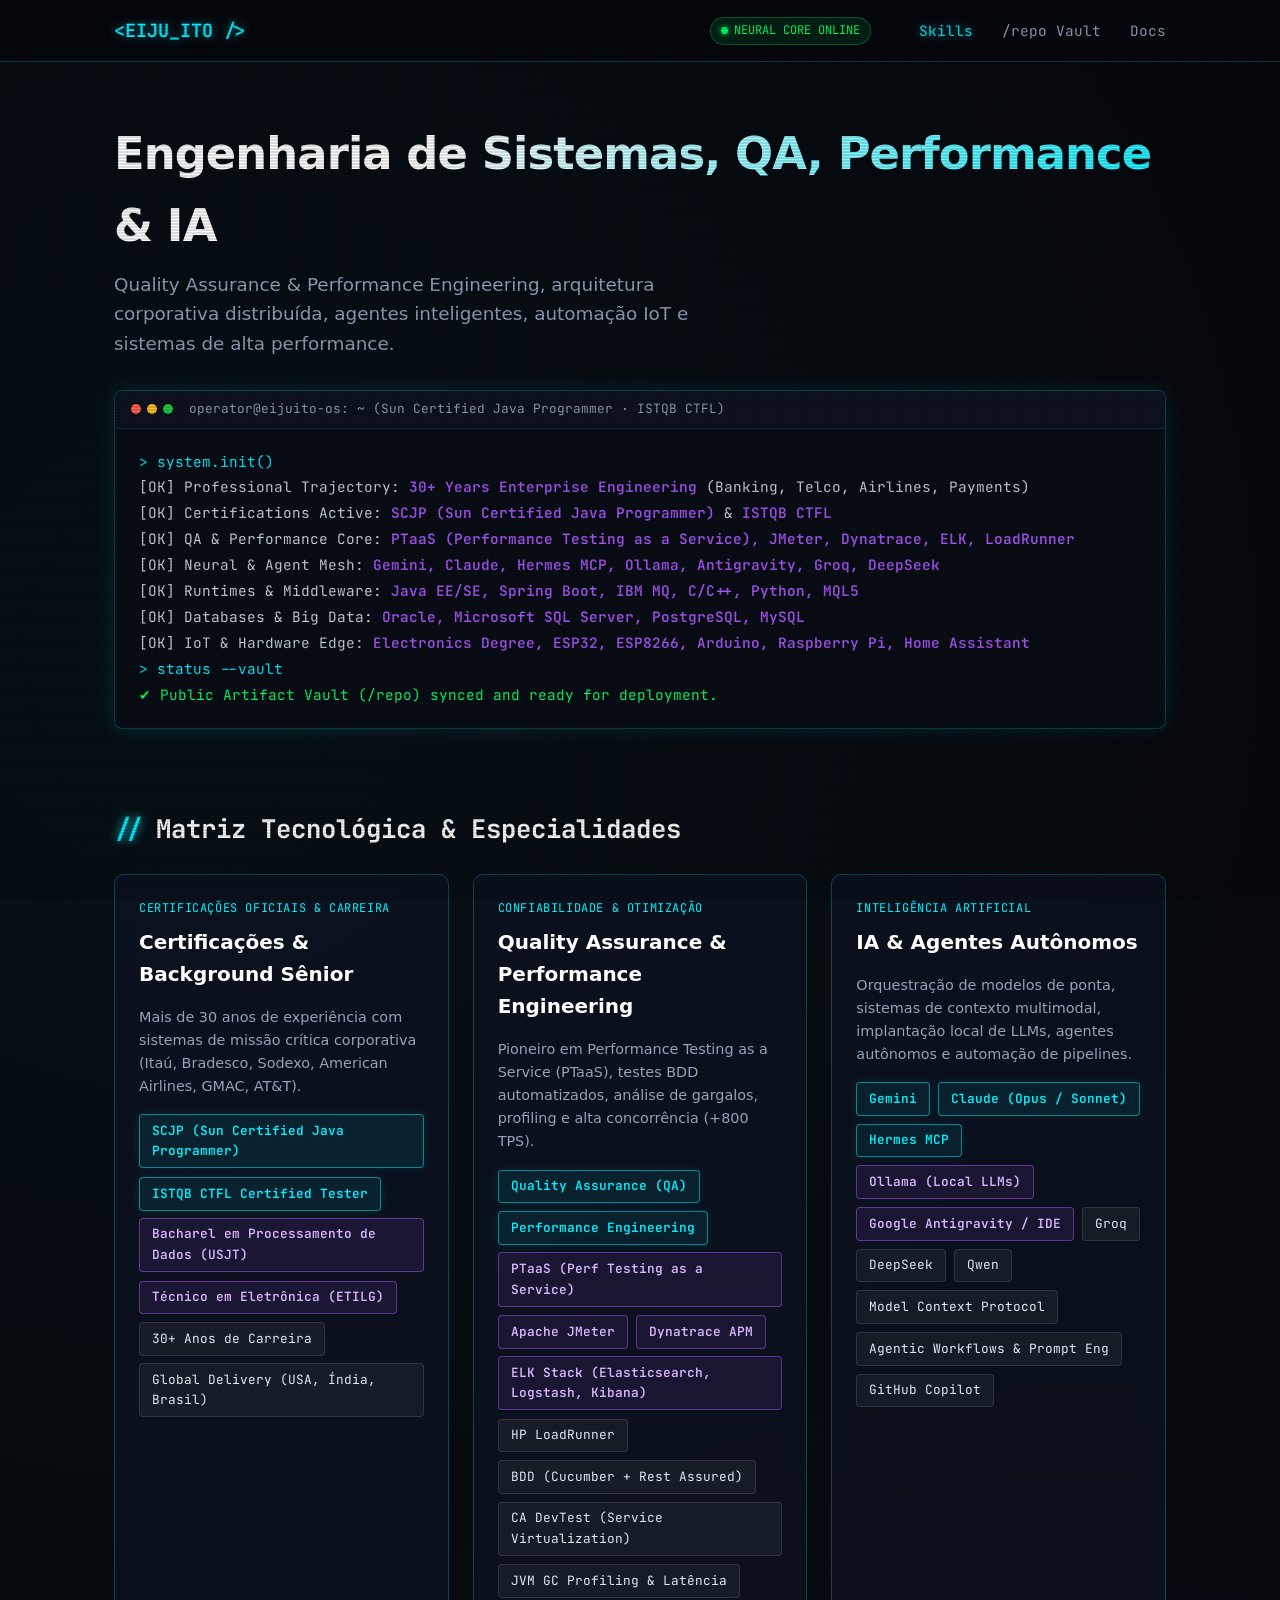
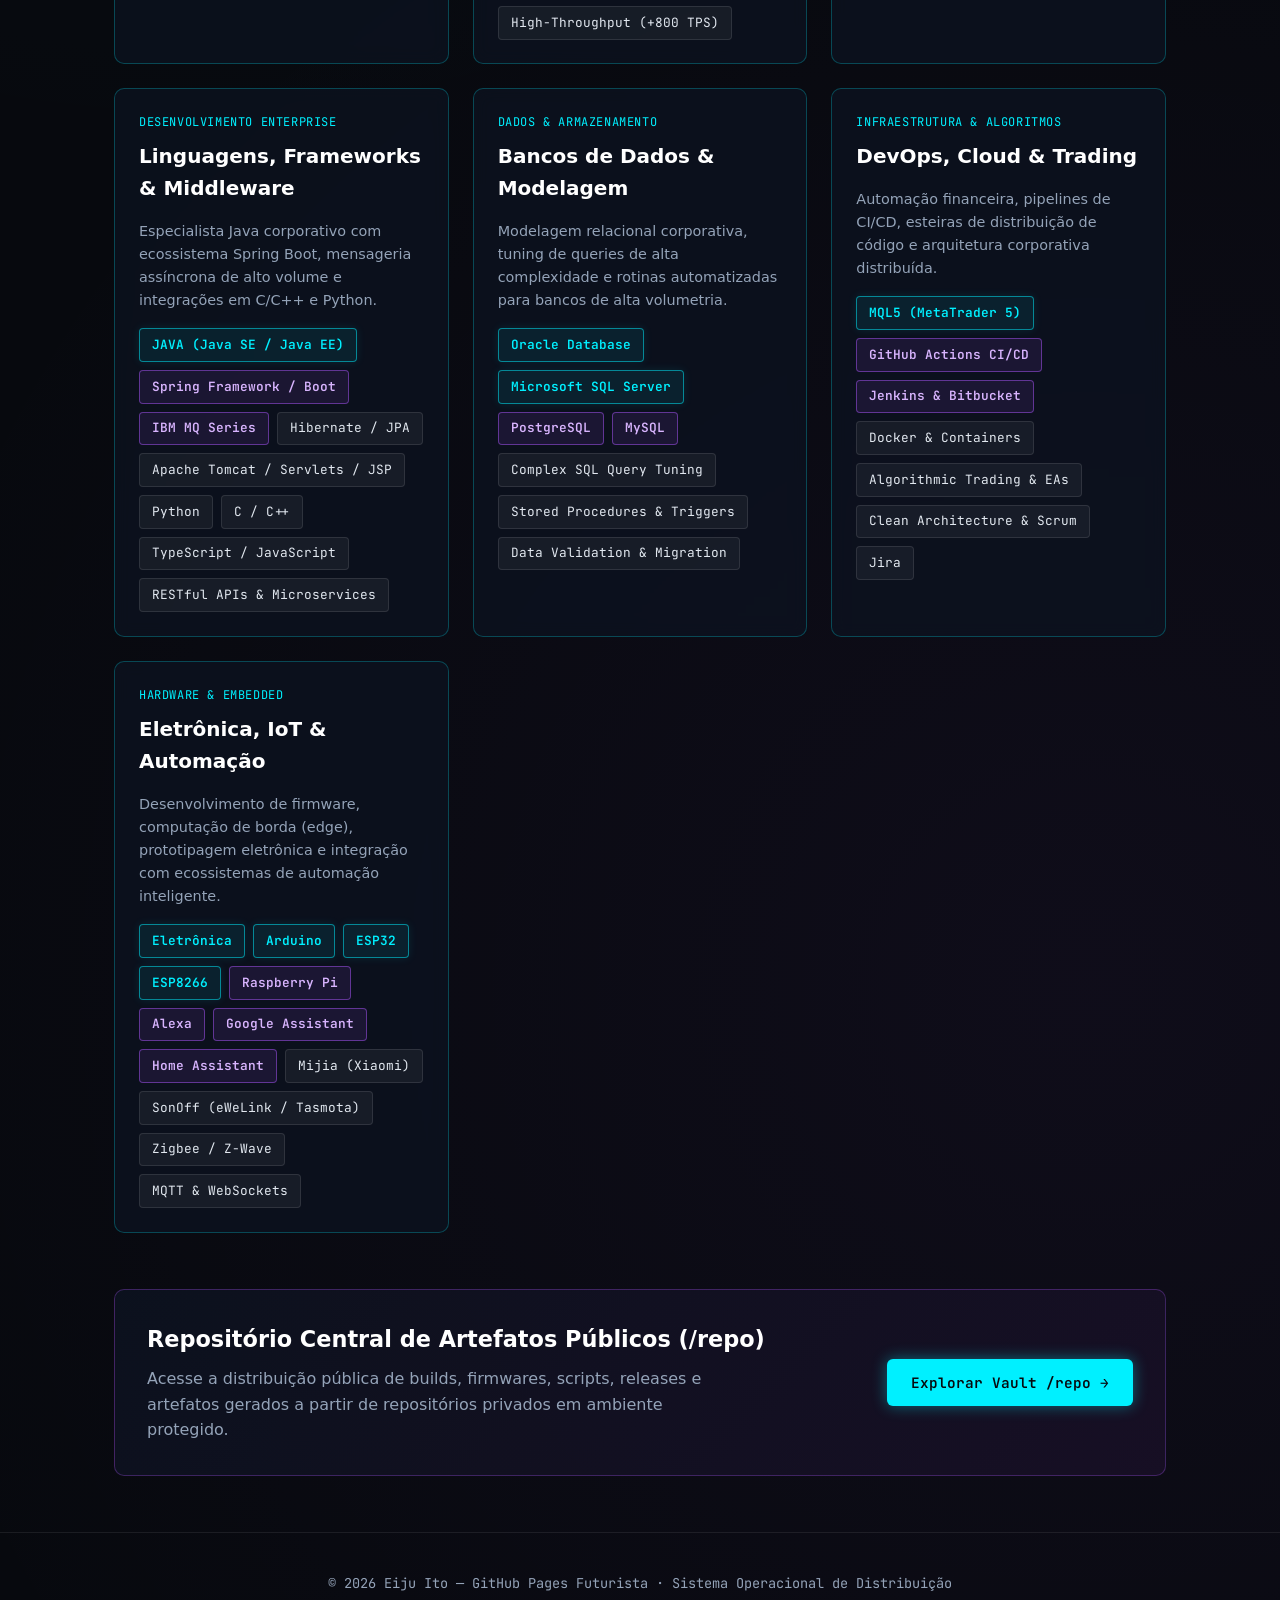
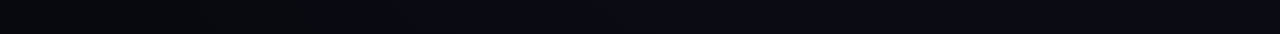
<file: index.html>
<!DOCTYPE html>
<html lang="pt-BR">
<head>
  <meta charset="UTF-8">
  <meta name="viewport" content="width=device-width, initial-scale=1.0">
  <title>Eiju Ito | AI & Systems Engineering HUD</title>
  <link rel="preconnect" href="https://fonts.googleapis.com">
  <link rel="preconnect" href="https://fonts.gstatic.com" crossorigin>
  <link href="https://fonts.googleapis.com/css2?family=JetBrains+Mono:wght@400;500;700&family=Plus+Jakarta+Sans:wght@400;600;800&display=swap" rel="stylesheet">
  <link rel="stylesheet" href="assets/css/main.css">
</head>
<body>

  <!-- HUD Header -->
  <header class="hud-header">
    <div class="container hud-nav">
      <a href="index.html" class="logo-hud">
        <span>&lt;EIJU_ITO /&gt;</span>
      </a>
      <div style="display: flex; align-items: center; gap: 1.5rem;">
        <span class="status-badge">
          <span class="status-dot"></span> NEURAL CORE ONLINE
        </span>
        <nav class="nav-links">
          <a href="#skills" class="active">Skills</a>
          <a href="repo/index.html">/repo Vault</a>
          <a href="docs/plano-projeto.md">Docs</a>
        </nav>
      </div>
    </div>
  </header>

  <main class="container">
    <!-- Hero Section -->
    <section class="hero">
      <h1 class="hero-title">Engenharia de Sistemas, QA, Performance &amp; IA</h1>
      <p class="hero-subtitle">
        Quality Assurance &amp; Performance Engineering, arquitetura corporativa distribuída, agentes inteligentes, automação IoT e sistemas de alta performance.
      </p>

      <!-- Terminal Console Box -->
      <div class="terminal-window">
        <div class="terminal-header">
          <div class="terminal-dots">
            <span class="dot red"></span>
            <span class="dot yellow"></span>
            <span class="dot green"></span>
          </div>
          <span class="terminal-title">operator@eijuito-os: ~ (Sun Certified Java Programmer &middot; ISTQB CTFL)</span>
        </div>
        <div class="terminal-body">
          <p><span class="term-cmd">&gt; system.init()</span></p>
          <p class="term-output">[OK] Professional Trajectory: <span class="term-highlight">30+ Years Enterprise Engineering</span> (Banking, Telco, Airlines, Payments)</p>
          <p class="term-output">[OK] Certifications Active: <span class="term-highlight">SCJP (Sun Certified Java Programmer)</span> &amp; <span class="term-highlight">ISTQB CTFL</span></p>
          <p class="term-output">[OK] QA &amp; Performance Core: <span class="term-highlight">PTaaS (Performance Testing as a Service), JMeter, Dynatrace, ELK, LoadRunner</span></p>
          <p class="term-output">[OK] Neural &amp; Agent Mesh: <span class="term-highlight">Gemini, Claude, Hermes MCP, Ollama, Antigravity, Groq, DeepSeek</span></p>
          <p class="term-output">[OK] Runtimes &amp; Middleware: <span class="term-highlight">Java EE/SE, Spring Boot, IBM MQ, C/C++, Python, MQL5</span></p>
          <p class="term-output">[OK] Databases &amp; Big Data: <span class="term-highlight">Oracle, Microsoft SQL Server, PostgreSQL, MySQL</span></p>
          <p class="term-output">[OK] IoT &amp; Hardware Edge: <span class="term-highlight">Electronics Degree, ESP32, ESP8266, Arduino, Raspberry Pi, Home Assistant</span></p>
          <p><span class="term-cmd">&gt; status --vault</span></p>
          <p class="term-success">&#x2714; Public Artifact Vault (/repo) synced and ready for deployment.</p>
        </div>
      </div>
    </section>

    <!-- Skills Matrix Section -->
    <section id="skills">
      <h2 class="section-title">Matriz Tecnológica & Especialidades</h2>
      
      <div class="skills-matrix">
        
        <!-- Certificações & Formação Oficial -->
        <div class="hud-card">
          <div class="card-tag">Certificações Oficiais &amp; Carreira</div>
          <h3>Certificações &amp; Background Sênior</h3>
          <p style="color: var(--text-muted); font-size: 0.9rem;">
            Mais de 30 anos de experiência com sistemas de missão crítica corporativa (Itaú, Bradesco, Sodexo, American Airlines, GMAC, AT&amp;T).
          </p>
          <div class="badge-cloud">
            <span class="tech-badge lead">SCJP (Sun Certified Java Programmer)</span>
            <span class="tech-badge lead">ISTQB CTFL Certified Tester</span>
            <span class="tech-badge special">Bacharel em Processamento de Dados (USJT)</span>
            <span class="tech-badge special">Técnico em Eletrônica (ETILG)</span>
            <span class="tech-badge">30+ Anos de Carreira</span>
            <span class="tech-badge">Global Delivery (USA, Índia, Brasil)</span>
          </div>
        </div>

        <!-- QA & Performance Engineering -->
        <div class="hud-card">
          <div class="card-tag">Confiabilidade &amp; Otimização</div>
          <h3>Quality Assurance &amp; Performance Engineering</h3>
          <p style="color: var(--text-muted); font-size: 0.9rem;">
            Pioneiro em Performance Testing as a Service (PTaaS), testes BDD automatizados, análise de gargalos, profiling e alta concorrência (+800 TPS).
          </p>
          <div class="badge-cloud">
            <span class="tech-badge lead">Quality Assurance (QA)</span>
            <span class="tech-badge lead">Performance Engineering</span>
            <span class="tech-badge special">PTaaS (Perf Testing as a Service)</span>
            <span class="tech-badge special">Apache JMeter</span>
            <span class="tech-badge special">Dynatrace APM</span>
            <span class="tech-badge special">ELK Stack (Elasticsearch, Logstash, Kibana)</span>
            <span class="tech-badge">HP LoadRunner</span>
            <span class="tech-badge">BDD (Cucumber + Rest Assured)</span>
            <span class="tech-badge">CA DevTest (Service Virtualization)</span>
            <span class="tech-badge">JVM GC Profiling &amp; Latência</span>
            <span class="tech-badge">High-Throughput (+800 TPS)</span>
          </div>
        </div>

        <!-- IA & Agentes -->
        <div class="hud-card">
          <div class="card-tag">Inteligência Artificial</div>
          <h3>IA &amp; Agentes Autônomos</h3>
          <p style="color: var(--text-muted); font-size: 0.9rem;">
            Orquestração de modelos de ponta, sistemas de contexto multimodal, implantação local de LLMs, agentes autônomos e automação de pipelines.
          </p>
          <div class="badge-cloud">
            <span class="tech-badge lead">Gemini</span>
            <span class="tech-badge lead">Claude (Opus / Sonnet)</span>
            <span class="tech-badge lead">Hermes MCP</span>
            <span class="tech-badge special">Ollama (Local LLMs)</span>
            <span class="tech-badge special">Google Antigravity / IDE</span>
            <span class="tech-badge">Groq</span>
            <span class="tech-badge">DeepSeek</span>
            <span class="tech-badge">Qwen</span>
            <span class="tech-badge">Model Context Protocol</span>
            <span class="tech-badge">Agentic Workflows &amp; Prompt Eng</span>
            <span class="tech-badge">GitHub Copilot</span>
          </div>
        </div>

        <!-- Linguagens & Frameworks -->
        <div class="hud-card">
          <div class="card-tag">Desenvolvimento Enterprise</div>
          <h3>Linguagens, Frameworks &amp; Middleware</h3>
          <p style="color: var(--text-muted); font-size: 0.9rem;">
            Especialista Java corporativo com ecossistema Spring Boot, mensageria assíncrona de alto volume e integrações em C/C++ e Python.
          </p>
          <div class="badge-cloud">
            <span class="tech-badge lead">JAVA (Java SE / Java EE)</span>
            <span class="tech-badge special">Spring Framework / Boot</span>
            <span class="tech-badge special">IBM MQ Series</span>
            <span class="tech-badge">Hibernate / JPA</span>
            <span class="tech-badge">Apache Tomcat / Servlets / JSP</span>
            <span class="tech-badge">Python</span>
            <span class="tech-badge">C / C++</span>
            <span class="tech-badge">TypeScript / JavaScript</span>
            <span class="tech-badge">RESTful APIs &amp; Microservices</span>
          </div>
        </div>

        <!-- Databases & Data Modeling -->
        <div class="hud-card">
          <div class="card-tag">Dados &amp; Armazenamento</div>
          <h3>Bancos de Dados &amp; Modelagem</h3>
          <p style="color: var(--text-muted); font-size: 0.9rem;">
            Modelagem relacional corporativa, tuning de queries de alta complexidade e rotinas automatizadas para bancos de alta volumetria.
          </p>
          <div class="badge-cloud">
            <span class="tech-badge lead">Oracle Database</span>
            <span class="tech-badge lead">Microsoft SQL Server</span>
            <span class="tech-badge special">PostgreSQL</span>
            <span class="tech-badge special">MySQL</span>
            <span class="tech-badge">Complex SQL Query Tuning</span>
            <span class="tech-badge">Stored Procedures &amp; Triggers</span>
            <span class="tech-badge">Data Validation &amp; Migration</span>
          </div>
        </div>

        <!-- Engenharia & Cloud -->
        <div class="hud-card">
          <div class="card-tag">Infraestrutura & Algoritmos</div>
          <h3>DevOps, Cloud &amp; Trading</h3>
          <p style="color: var(--text-muted); font-size: 0.9rem;">
            Automação financeira, pipelines de CI/CD, esteiras de distribuição de código e arquitetura corporativa distribuída.
          </p>
          <div class="badge-cloud">
            <span class="tech-badge lead">MQL5 (MetaTrader 5)</span>
            <span class="tech-badge special">GitHub Actions CI/CD</span>
            <span class="tech-badge special">Jenkins &amp; Bitbucket</span>
            <span class="tech-badge">Docker &amp; Containers</span>
            <span class="tech-badge">Algorithmic Trading &amp; EAs</span>
            <span class="tech-badge">Clean Architecture &amp; Scrum</span>
            <span class="tech-badge">Jira</span>
          </div>
        </div>

        <!-- Eletrônica, IoT & Automação Residencial -->
        <div class="hud-card">
          <div class="card-tag">Hardware & Embedded</div>
          <h3>Eletrônica, IoT & Automação</h3>
          <p style="color: var(--text-muted); font-size: 0.9rem;">
            Desenvolvimento de firmware, computação de borda (edge), prototipagem eletrônica e integração com ecossistemas de automação inteligente.
          </p>
          <div class="badge-cloud">
            <span class="tech-badge lead">Eletrônica</span>
            <span class="tech-badge lead">Arduino</span>
            <span class="tech-badge lead">ESP32</span>
            <span class="tech-badge lead">ESP8266</span>
            <span class="tech-badge special">Raspberry Pi</span>
            <span class="tech-badge special">Alexa</span>
            <span class="tech-badge special">Google Assistant</span>
            <span class="tech-badge special">Home Assistant</span>
            <span class="tech-badge">Mijia (Xiaomi)</span>
            <span class="tech-badge">SonOff (eWeLink / Tasmota)</span>
            <span class="tech-badge">Zigbee / Z-Wave</span>
            <span class="tech-badge">MQTT & WebSockets</span>
          </div>
        </div>

      </div>
    </section>

    <!-- Artifacts Vault Banner -->
    <section class="vault-banner">
      <div class="vault-info">
        <h3>Repositório Central de Artefatos Públicos (/repo)</h3>
        <p>
          Acesse a distribuição pública de builds, firmwares, scripts, releases e artefatos gerados a partir de repositórios privados em ambiente protegido.
        </p>
      </div>
      <a href="repo/index.html" class="btn-cyber">
        Explorar Vault /repo &rarr;
      </a>
    </section>
  </main>

  <footer>
    <div class="container">
      <p>&copy; 2026 Eiju Ito — GitHub Pages Futurista &middot; Sistema Operacional de Distribuição</p>
    </div>
  </footer>

</body>
</html>
</file>
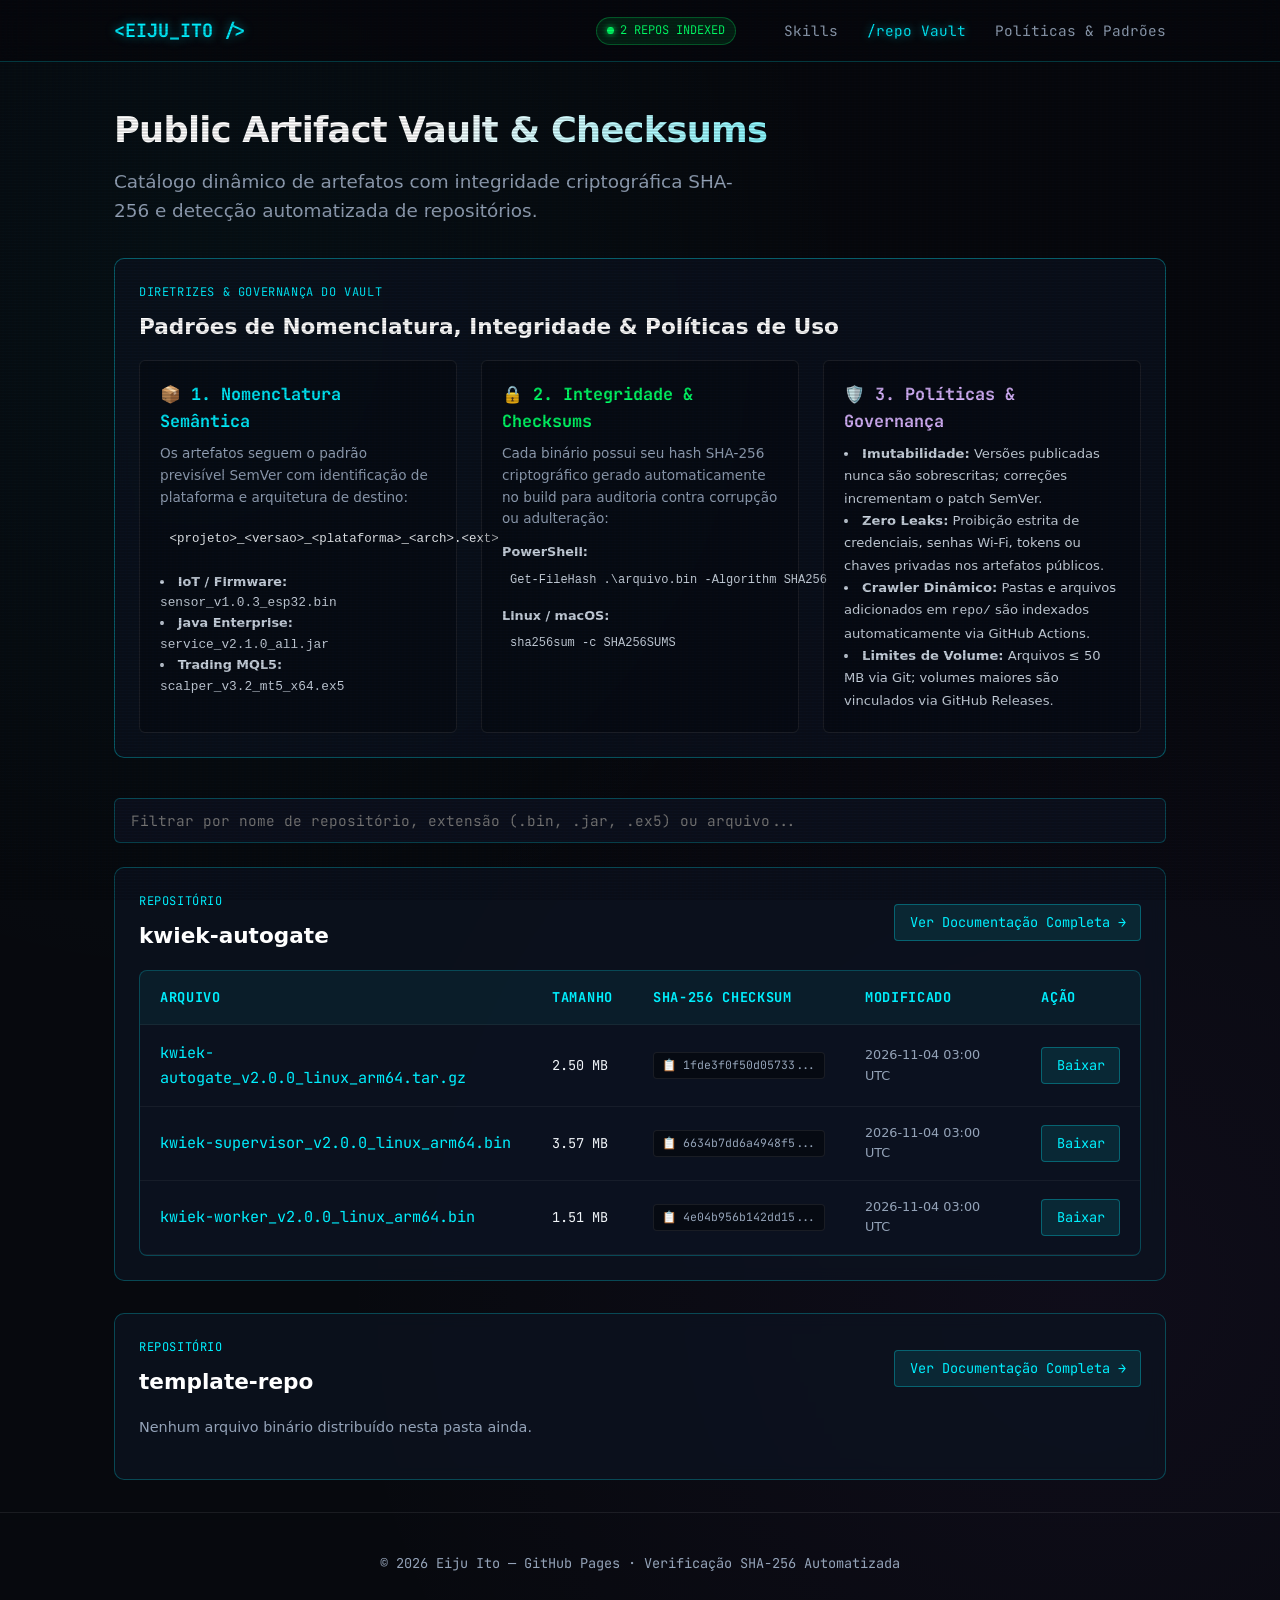
<file: repo/index.html>
<!DOCTYPE html>
<html lang="pt-BR">
<head>
  <meta charset="UTF-8">
  <meta name="viewport" content="width=device-width, initial-scale=1.0">
  <title>Vault de Artefatos &amp; Checksums | Eiju Ito</title>
  <link rel="preconnect" href="https://fonts.googleapis.com">
  <link rel="preconnect" href="https://fonts.gstatic.com" crossorigin>
  <link href="https://fonts.googleapis.com/css2?family=JetBrains+Mono:wght@400;500;700&family=Plus+Jakarta+Sans:wght@400;600;800&display=swap" rel="stylesheet">
  <link rel="stylesheet" href="../assets/css/main.css">
  <style>
    .hash-badge {
      font-family: var(--font-mono);
      font-size: 0.72rem;
      color: #94a3b8;
      background: rgba(0, 0, 0, 0.4);
      padding: 0.2rem 0.5rem;
      border-radius: 4px;
      border: 1px solid rgba(255, 255, 255, 0.08);
      cursor: pointer;
      display: inline-flex;
      align-items: center;
      gap: 0.4rem;
      max-width: 220px;
      overflow: hidden;
      text-overflow: ellipsis;
      white-space: nowrap;
    }
    .hash-badge:hover {
      color: var(--cyan-glow);
      border-color: var(--cyan-glow);
    }
    .search-box {
      width: 100%;
      background: rgba(13, 19, 33, 0.85);
      border: 1px solid var(--border-neon);
      border-radius: 6px;
      padding: 0.75rem 1rem;
      color: #fff;
      font-family: var(--font-mono);
      font-size: 0.9rem;
      margin-bottom: 1.5rem;
      outline: none;
    }
    .search-box:focus {
      border-color: var(--cyan-glow);
      box-shadow: 0 0 10px rgba(0, 240, 255, 0.3);
    }
  </style>
</head>
<body>

  <!-- HUD Header -->
  <header class="hud-header">
    <div class="container hud-nav">
      <a href="../index.html" class="logo-hud">
        <span>&lt;EIJU_ITO /&gt;</span>
      </a>
      <div style="display: flex; align-items: center; gap: 1.5rem;">
        <span class="status-badge" id="crawler-status">
          <span class="status-dot"></span> VAULT CRAWLER READY
        </span>
        <nav class="nav-links">
          <a href="../index.html#skills">Skills</a>
          <a href="index.html" class="active">/repo Vault</a>
          <a href="../docs/melhores-praticas-repositorio-artefatos.md">Políticas &amp; Padrões</a>
        </nav>
      </div>
    </div>
  </header>

  <main class="container" style="padding-top: 2.5rem;">
    <div style="margin-bottom: 2rem;">
      <h1 class="hero-title" style="font-size: 2.2rem;">Public Artifact Vault &amp; Checksums</h1>
      <p class="hero-subtitle">
        Catálogo dinâmico de artefatos com integridade criptográfica SHA-256 e detecção automatizada de repositórios.
      </p>
    </div>

    <!-- Seção de Melhores Práticas, Nomenclatura e Políticas do Repositório -->
    <section class="hud-card" style="margin-bottom: 2.5rem; border-color: rgba(0, 240, 255, 0.35);">
      <div class="card-tag">Diretrizes &amp; Governança do Vault</div>
      <h2 style="font-size: 1.35rem; color: #fff; margin-bottom: 1rem;">Padrões de Nomenclatura, Integridade &amp; Políticas de Uso</h2>
      
      <div style="display: grid; grid-template-columns: repeat(auto-fit, minmax(300px, 1fr)); gap: 1.5rem; margin-top: 1rem;">
        
        <!-- Bloco Nomenclatura -->
        <div style="background: rgba(0, 0, 0, 0.25); border: 1px solid rgba(255, 255, 255, 0.08); border-radius: 6px; padding: 1.25rem;">
          <h3 style="font-size: 1.05rem; color: var(--cyan-glow); margin-bottom: 0.5rem; font-family: var(--font-mono);">
            📦 1. Nomenclatura Semântica
          </h3>
          <p style="font-size: 0.85rem; color: var(--text-muted); margin-bottom: 0.75rem;">
            Os artefatos seguem o padrão previsível SemVer com identificação de plataforma e arquitetura de destino:
          </p>
          <pre style="padding: 0.6rem; font-size: 0.78rem; margin-bottom: 0.75rem;"><code>&lt;projeto&gt;_&lt;versao&gt;_&lt;plataforma&gt;_&lt;arch&gt;.&lt;ext&gt;</code></pre>
          <ul style="font-size: 0.8rem; color: #cbd5e1; list-style-position: inside; line-height: 1.6;">
            <li><strong>IoT / Firmware:</strong> <code>sensor_v1.0.3_esp32.bin</code></li>
            <li><strong>Java Enterprise:</strong> <code>service_v2.1.0_all.jar</code></li>
            <li><strong>Trading MQL5:</strong> <code>scalper_v3.2_mt5_x64.ex5</code></li>
          </ul>
        </div>

        <!-- Bloco Verificação SHA-256 -->
        <div style="background: rgba(0, 0, 0, 0.25); border: 1px solid rgba(255, 255, 255, 0.08); border-radius: 6px; padding: 1.25rem;">
          <h3 style="font-size: 1.05rem; color: var(--green-glow); margin-bottom: 0.5rem; font-family: var(--font-mono);">
            🔒 2. Integridade &amp; Checksums
          </h3>
          <p style="font-size: 0.85rem; color: var(--text-muted); margin-bottom: 0.75rem;">
            Cada binário possui seu hash SHA-256 criptográfico gerado automaticamente no build para auditoria contra corrupção ou adulteração:
          </p>
          <div style="font-size: 0.8rem; color: #cbd5e1; line-height: 1.6;">
            <p><strong>PowerShell:</strong></p>
            <pre style="padding: 0.5rem; font-size: 0.75rem; margin-bottom: 0.5rem;"><code>Get-FileHash .\arquivo.bin -Algorithm SHA256</code></pre>
            <p><strong>Linux / macOS:</strong></p>
            <pre style="padding: 0.5rem; font-size: 0.75rem;"><code>sha256sum -c SHA256SUMS</code></pre>
          </div>
        </div>

        <!-- Bloco Políticas do Repositório -->
        <div style="background: rgba(0, 0, 0, 0.25); border: 1px solid rgba(255, 255, 255, 0.08); border-radius: 6px; padding: 1.25rem;">
          <h3 style="font-size: 1.05rem; color: #d8b4fe; margin-bottom: 0.5rem; font-family: var(--font-mono);">
            🛡️ 3. Políticas &amp; Governança
          </h3>
          <ul style="font-size: 0.82rem; color: #cbd5e1; list-style-position: inside; line-height: 1.7;">
            <li><strong>Imutabilidade:</strong> Versões publicadas nunca são sobrescritas; correções incrementam o patch SemVer.</li>
            <li><strong>Zero Leaks:</strong> Proibição estrita de credenciais, senhas Wi-Fi, tokens ou chaves privadas nos artefatos públicos.</li>
            <li><strong>Crawler Dinâmico:</strong> Pastas e arquivos adicionados em <code>repo/</code> são indexados automaticamente via GitHub Actions.</li>
            <li><strong>Limites de Volume:</strong> Arquivos &le; 50 MB via Git; volumes maiores são vinculados via GitHub Releases.</li>
          </ul>
        </div>

      </div>
    </section>

    <!-- Barra de busca instantânea -->
    <input type="text" id="filter-input" class="search-box" placeholder="Filtrar por nome de repositório, extensão (.bin, .jar, .ex5) ou arquivo...">

    <!-- Container dos Repositórios Gerados Dinamicamente -->
    <div id="repositories-container">
      <div class="hud-card" style="text-align: center; color: var(--text-muted); padding: 2rem;">
        Carregando manifesto de artefatos...
      </div>
    </div>
  </main>

  <footer>
    <div class="container">
      <p>&copy; 2026 Eiju Ito — GitHub Pages &middot; Verificação SHA-256 Automatizada</p>
    </div>
  </footer>

  <script>
    let manifestData = null;

    async function loadManifest() {
      try {
        const response = await fetch('manifest.json');
        if (!response.ok) throw new Error("Manifesto não encontrado.");
        manifestData = await response.json();
        renderRepositories(manifestData.repositories);
        document.getElementById('crawler-status').innerHTML = 
          `<span class="status-dot"></span> ${manifestData.total_repositories} REPOS INDEXED`;
      } catch (err) {
        console.warn("Manifesto ainda não compilado:", err);
        document.getElementById('repositories-container').innerHTML = `
          <div class="hud-card">
            <h3 style="color: var(--cyan-glow);">template-repo (Fallback)</h3>
            <p style="color: var(--text-muted); margin-bottom: 1rem;">O catálogo automático está sincronizando com o próximo build do GitHub Actions.</p>
            <a class="btn-download" href="template-repo/index.html">Acessar template-repo &rarr;</a>
          </div>
        `;
      }
    }

    function copyHash(hash, btn) {
      navigator.clipboard.writeText(hash).then(() => {
        const originalText = btn.innerText;
        btn.innerText = "COPIADO!";
        btn.style.color = "var(--green-glow)";
        setTimeout(() => {
          btn.innerText = originalText;
          btn.style.color = "";
        }, 1500);
      });
    }

    function renderRepositories(repos) {
      const container = document.getElementById('repositories-container');
      container.innerHTML = '';

      if (!repos || repos.length === 0) {
        container.innerHTML = '<div class="hud-card">Nenhum repositório ou artefato encontrado no momento.</div>';
        return;
      }

      repos.forEach(repo => {
        const card = document.createElement('section');
        card.className = 'hud-card';
        card.style.marginBottom = '2rem';

        let artifactsHtml = '';
        if (repo.artifacts.length === 0) {
          artifactsHtml = '<p style="color: var(--text-muted); font-size: 0.9rem; padding: 1rem 0;">Nenhum arquivo binário distribuído nesta pasta ainda.</p>';
        } else {
          artifactsHtml = `
            <div class="table-responsive" style="margin-top: 1rem;">
              <table>
                <thead>
                  <tr>
                    <th>Arquivo</th>
                    <th>Tamanho</th>
                    <th>SHA-256 Checksum</th>
                    <th>Modificado</th>
                    <th>Ação</th>
                  </tr>
                </thead>
                <tbody>
                  ${repo.artifacts.map(a => `
                    <tr>
                      <td><code style="color: var(--cyan-glow); font-family: var(--font-mono);">${a.filename}</code></td>
                      <td style="font-family: var(--font-mono); font-size: 0.85rem;">${a.size_human}</td>
                      <td>
                        <span class="hash-badge" title="Clique para copiar: ${a.sha256}" onclick="copyHash('${a.sha256}', this)">
                          📋 ${a.sha256.substring(0, 16)}...
                        </span>
                      </td>
                      <td style="font-size: 0.8rem; color: var(--text-muted);">${a.last_modified}</td>
                      <td><a class="btn-download" href="${a.relative_url}" download>Baixar</a></td>
                    </tr>
                  `).join('')}
                </tbody>
              </table>
            </div>
          `;
        }

        card.innerHTML = `
          <div style="display: flex; justify-content: space-between; align-items: center; flex-wrap: wrap; gap: 1rem;">
            <div>
              <div class="card-tag">Repositório</div>
              <h2 style="font-size: 1.35rem; color: #fff;">${repo.name}</h2>
            </div>
            ${repo.has_custom_index ? `<a class="btn-download" href="${repo.name}/index.html">Ver Documentação Completa &rarr;</a>` : ''}
          </div>
          ${artifactsHtml}
        `;
        container.appendChild(card);
      });
    }

    document.getElementById('filter-input').addEventListener('input', (e) => {
      const term = e.target.value.toLowerCase().trim();
      if (!manifestData) return;

      const filtered = manifestData.repositories.map(repo => {
        const matchesRepo = repo.name.toLowerCase().includes(term);
        const matchingArtifacts = repo.artifacts.filter(a => 
          a.filename.toLowerCase().includes(term) || a.sha256.toLowerCase().includes(term)
        );

        if (matchesRepo) {
          return repo;
        } else if (matchingArtifacts.length > 0) {
          return { ...repo, artifacts: matchingArtifacts };
        }
        return null;
      }).filter(r => r !== null);

      renderRepositories(filtered);
    });

    loadManifest();
  </script>
</body>
</html>
</file>
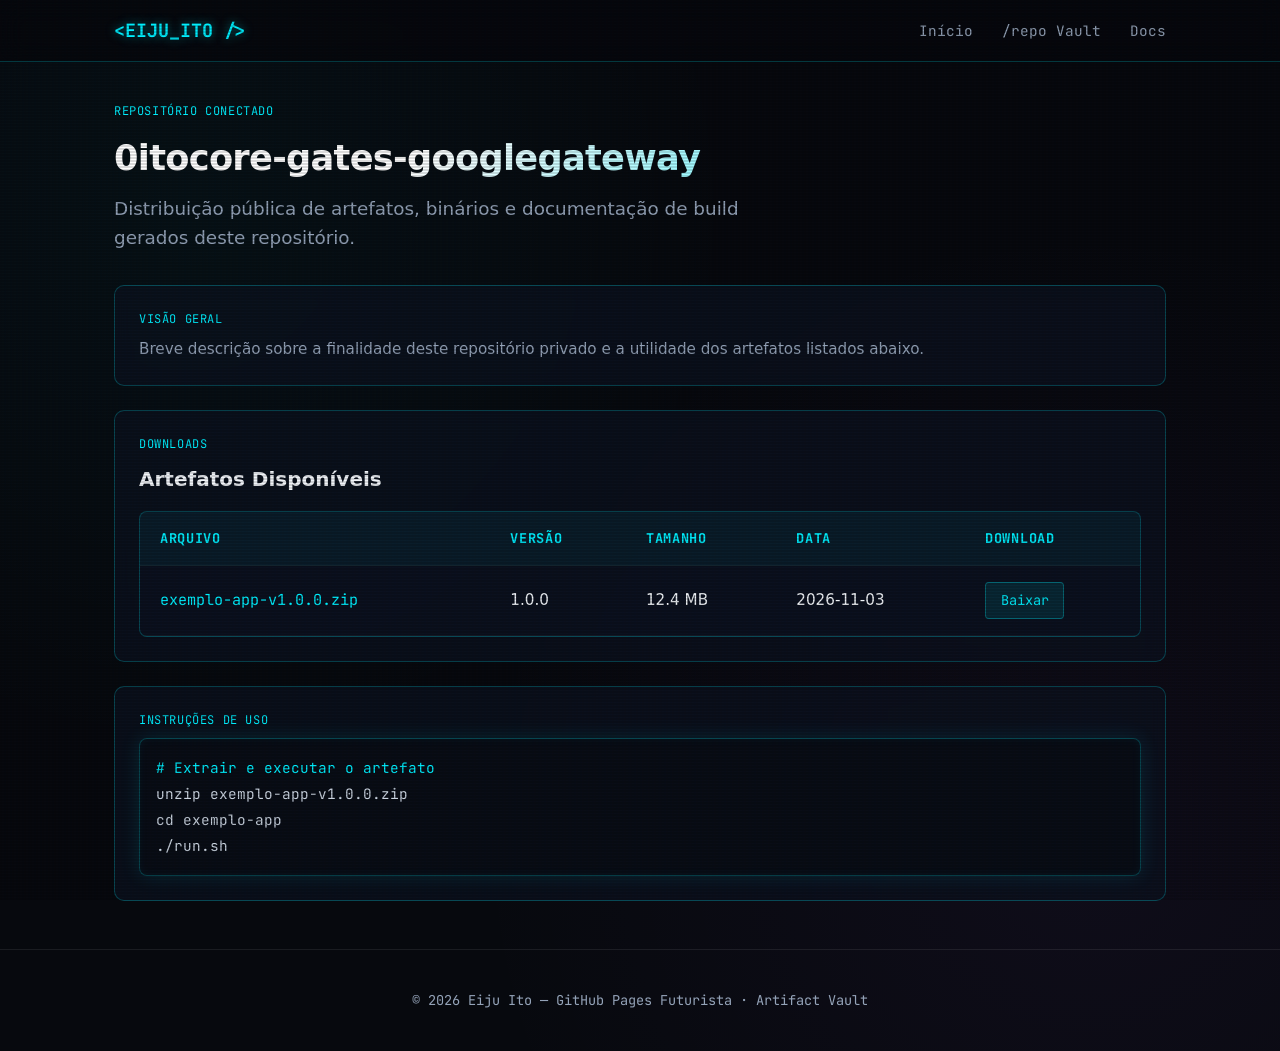
<file: repo/0itocore-gates-googlegateway/index.html>
<!DOCTYPE html>
<html lang="pt-BR">
<head>
  <meta charset="UTF-8">
  <meta name="viewport" content="width=device-width, initial-scale=1.0">
  <title>Artefatos: 0itocore-gates-googlegateway | Eiju Ito</title>
  <link rel="preconnect" href="https://fonts.googleapis.com">
  <link rel="preconnect" href="https://fonts.gstatic.com" crossorigin>
  <link href="https://fonts.googleapis.com/css2?family=JetBrains+Mono:wght@400;500;700&family=Plus+Jakarta+Sans:wght@400;600;800&display=swap" rel="stylesheet">
  <link rel="stylesheet" href="../../assets/css/main.css">
</head>
<body>

  <header class="hud-header">
    <div class="container hud-nav">
      <a href="../../index.html" class="logo-hud">
        <span>&lt;EIJU_ITO /&gt;</span>
      </a>
      <div style="display: flex; align-items: center; gap: 1.5rem;">
        <nav class="nav-links">
          <a href="../../index.html">Início</a>
          <a href="../index.html">/repo Vault</a>
          <a href="../../docs/plano-projeto.md">Docs</a>
        </nav>
      </div>
    </div>
  </header>

  <main class="container" style="padding-top: 2.5rem;">
    <div style="margin-bottom: 2rem;">
      <div class="card-tag">Repositório Conectado</div>
      <h1 class="hero-title" style="font-size: 2.2rem;">0itocore-gates-googlegateway</h1>
      <p class="hero-subtitle">
        Distribuição pública de artefatos, binários e documentação de build gerados deste repositório.
      </p>
    </div>

    <!-- Metadados -->
    <section class="hud-card" style="margin-bottom: 1.5rem;">
      <div class="card-tag">Visão Geral</div>
      <p style="color: var(--text-muted); font-size: 0.95rem;">
        Breve descrição sobre a finalidade deste repositório privado e a utilidade dos artefatos listados abaixo.
      </p>
    </section>

    <!-- Lista de Artefatos -->
    <section class="hud-card" style="margin-bottom: 1.5rem;">
      <div class="card-tag">Downloads</div>
      <h2 style="font-size: 1.25rem; margin-bottom: 1rem;">Artefatos Disponíveis</h2>
      <div class="table-responsive">
        <table>
          <thead>
            <tr>
              <th>Arquivo</th>
              <th>Versão</th>
              <th>Tamanho</th>
              <th>Data</th>
              <th>Download</th>
            </tr>
          </thead>
          <tbody>
            <tr>
              <td><code style="color: var(--cyan-glow); font-family: var(--font-mono);">exemplo-app-v1.0.0.zip</code></td>
              <td>1.0.0</td>
              <td>12.4 MB</td>
              <td>2026-11-03</td>
              <td><a class="btn-download" href="exemplo-app-v1.0.0.zip" download>Baixar</a></td>
            </tr>
          </tbody>
        </table>
      </div>
    </section>

    <!-- Instruções -->
    <section class="hud-card" style="margin-bottom: 3rem;">
      <div class="card-tag">Instruções de Uso</div>
      <div class="terminal-window" style="margin-bottom: 0;">
        <div class="terminal-body" style="padding: 1rem;">
          <p><span class="term-cmd"># Extrair e executar o artefato</span></p>
          <p class="term-output">unzip exemplo-app-v1.0.0.zip</p>
          <p class="term-output">cd exemplo-app</p>
          <p class="term-output">./run.sh</p>
        </div>
      </div>
    </section>
  </main>

  <footer>
    <div class="container">
      <p>&copy; 2026 Eiju Ito — GitHub Pages Futurista &middot; Artifact Vault</p>
    </div>
  </footer>

</body>
</html>
</file>
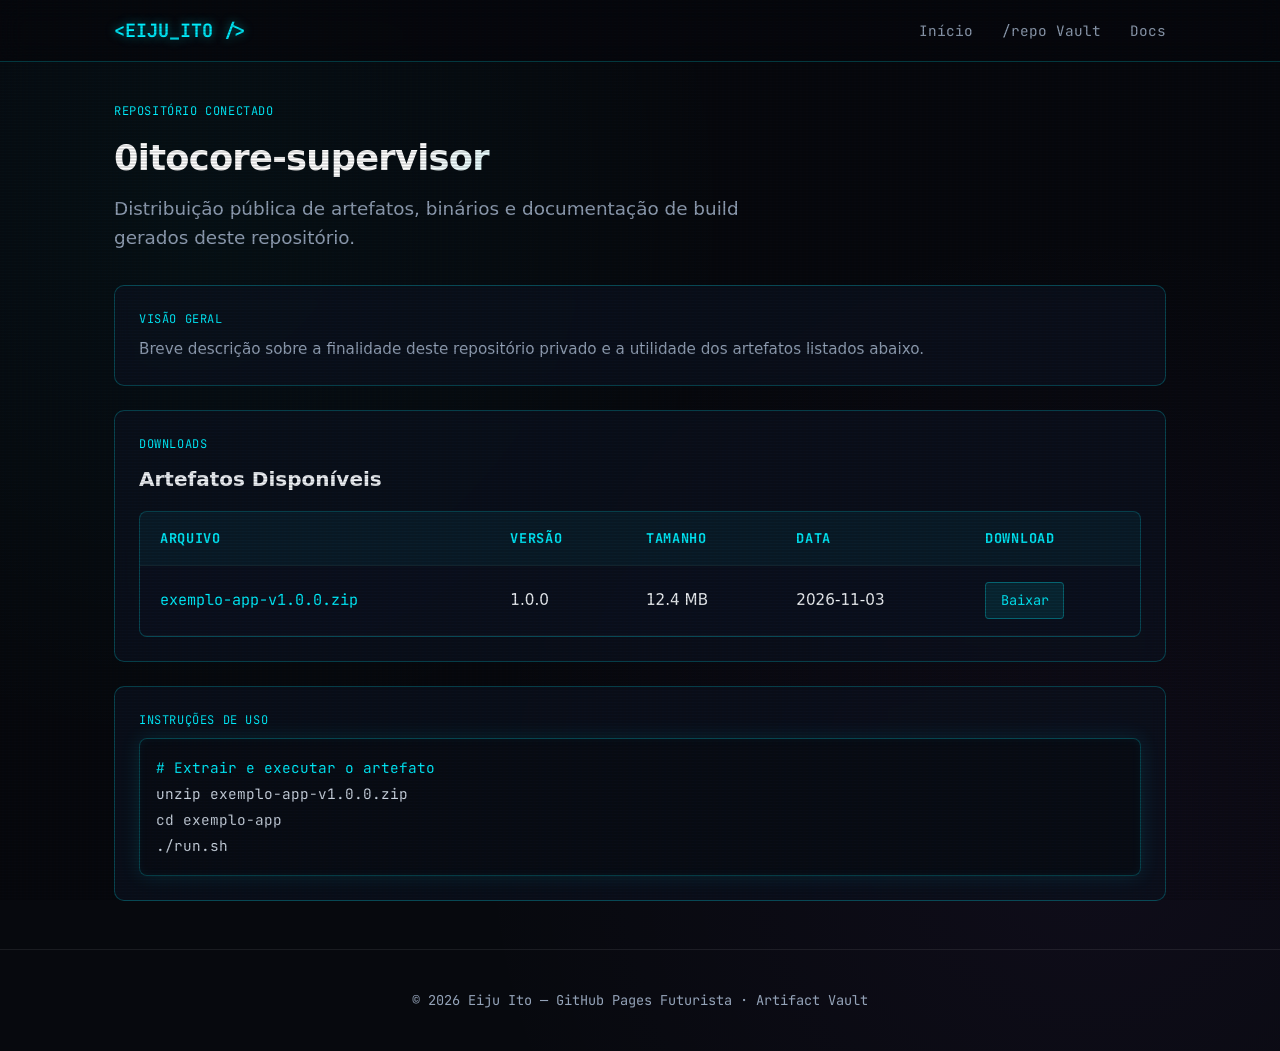
<file: repo/0itocore-supervisor/index.html>
<!DOCTYPE html>
<html lang="pt-BR">
<head>
  <meta charset="UTF-8">
  <meta name="viewport" content="width=device-width, initial-scale=1.0">
  <title>Artefatos: 0itocore-supervisor | Eiju Ito</title>
  <link rel="preconnect" href="https://fonts.googleapis.com">
  <link rel="preconnect" href="https://fonts.gstatic.com" crossorigin>
  <link href="https://fonts.googleapis.com/css2?family=JetBrains+Mono:wght@400;500;700&family=Plus+Jakarta+Sans:wght@400;600;800&display=swap" rel="stylesheet">
  <link rel="stylesheet" href="../../assets/css/main.css">
</head>
<body>

  <header class="hud-header">
    <div class="container hud-nav">
      <a href="../../index.html" class="logo-hud">
        <span>&lt;EIJU_ITO /&gt;</span>
      </a>
      <div style="display: flex; align-items: center; gap: 1.5rem;">
        <nav class="nav-links">
          <a href="../../index.html">Início</a>
          <a href="../index.html">/repo Vault</a>
          <a href="../../docs/plano-projeto.md">Docs</a>
        </nav>
      </div>
    </div>
  </header>

  <main class="container" style="padding-top: 2.5rem;">
    <div style="margin-bottom: 2rem;">
      <div class="card-tag">Repositório Conectado</div>
      <h1 class="hero-title" style="font-size: 2.2rem;">0itocore-supervisor</h1>
      <p class="hero-subtitle">
        Distribuição pública de artefatos, binários e documentação de build gerados deste repositório.
      </p>
    </div>

    <!-- Metadados -->
    <section class="hud-card" style="margin-bottom: 1.5rem;">
      <div class="card-tag">Visão Geral</div>
      <p style="color: var(--text-muted); font-size: 0.95rem;">
        Breve descrição sobre a finalidade deste repositório privado e a utilidade dos artefatos listados abaixo.
      </p>
    </section>

    <!-- Lista de Artefatos -->
    <section class="hud-card" style="margin-bottom: 1.5rem;">
      <div class="card-tag">Downloads</div>
      <h2 style="font-size: 1.25rem; margin-bottom: 1rem;">Artefatos Disponíveis</h2>
      <div class="table-responsive">
        <table>
          <thead>
            <tr>
              <th>Arquivo</th>
              <th>Versão</th>
              <th>Tamanho</th>
              <th>Data</th>
              <th>Download</th>
            </tr>
          </thead>
          <tbody>
            <tr>
              <td><code style="color: var(--cyan-glow); font-family: var(--font-mono);">exemplo-app-v1.0.0.zip</code></td>
              <td>1.0.0</td>
              <td>12.4 MB</td>
              <td>2026-11-03</td>
              <td><a class="btn-download" href="exemplo-app-v1.0.0.zip" download>Baixar</a></td>
            </tr>
          </tbody>
        </table>
      </div>
    </section>

    <!-- Instruções -->
    <section class="hud-card" style="margin-bottom: 3rem;">
      <div class="card-tag">Instruções de Uso</div>
      <div class="terminal-window" style="margin-bottom: 0;">
        <div class="terminal-body" style="padding: 1rem;">
          <p><span class="term-cmd"># Extrair e executar o artefato</span></p>
          <p class="term-output">unzip exemplo-app-v1.0.0.zip</p>
          <p class="term-output">cd exemplo-app</p>
          <p class="term-output">./run.sh</p>
        </div>
      </div>
    </section>
  </main>

  <footer>
    <div class="container">
      <p>&copy; 2026 Eiju Ito — GitHub Pages Futurista &middot; Artifact Vault</p>
    </div>
  </footer>

</body>
</html>
</file>
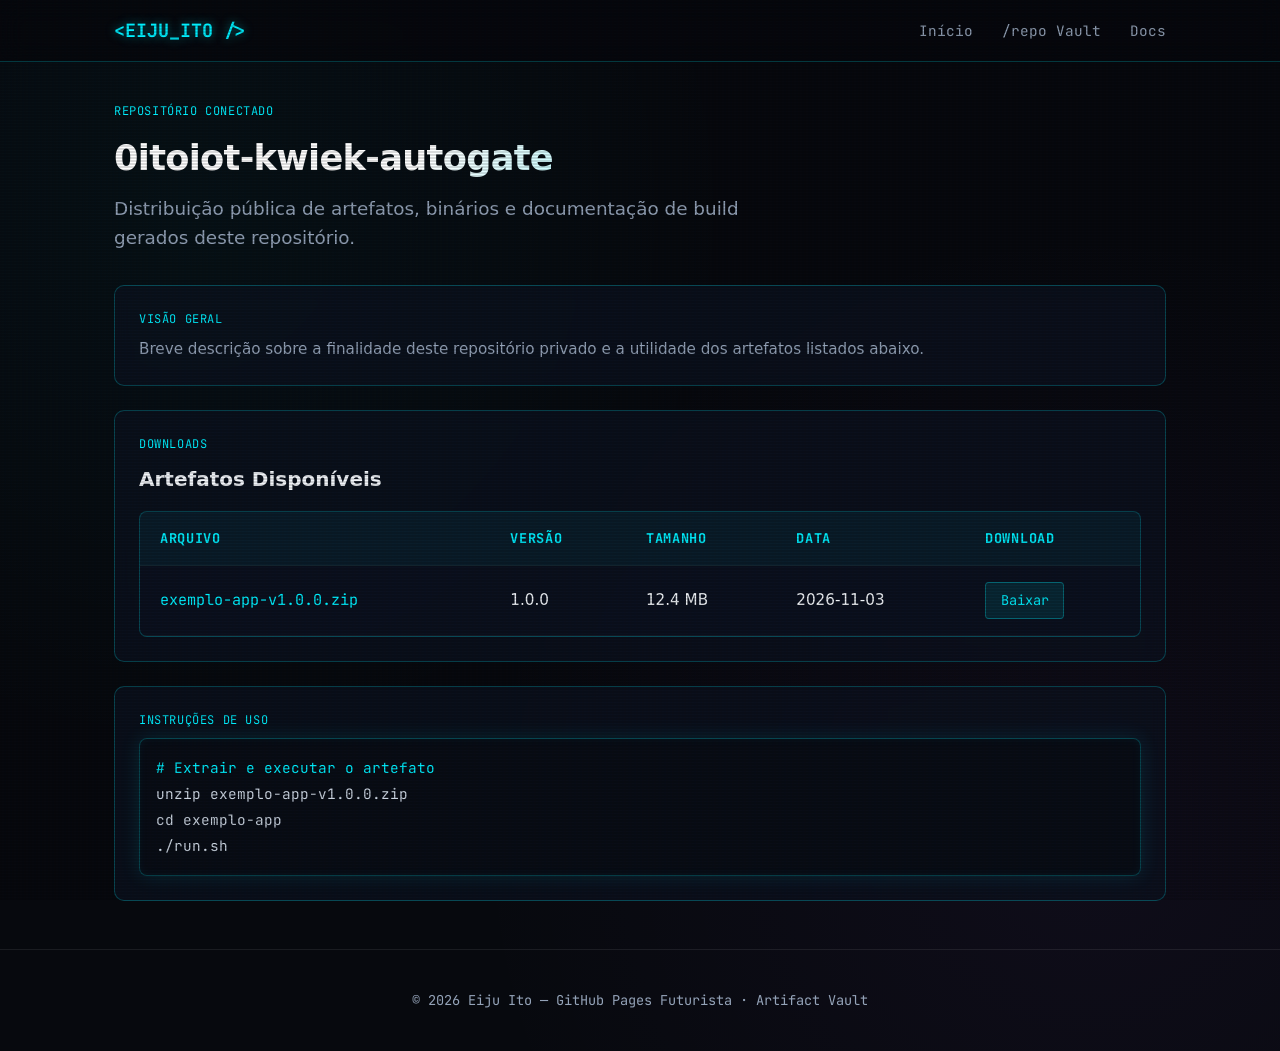
<file: repo/0itoiot-kwiek-autogate/index.html>
<!DOCTYPE html>
<html lang="pt-BR">
<head>
  <meta charset="UTF-8">
  <meta name="viewport" content="width=device-width, initial-scale=1.0">
  <title>Artefatos: 0itoiot-kwiek-autogate | Eiju Ito</title>
  <link rel="preconnect" href="https://fonts.googleapis.com">
  <link rel="preconnect" href="https://fonts.gstatic.com" crossorigin>
  <link href="https://fonts.googleapis.com/css2?family=JetBrains+Mono:wght@400;500;700&family=Plus+Jakarta+Sans:wght@400;600;800&display=swap" rel="stylesheet">
  <link rel="stylesheet" href="../../assets/css/main.css">
</head>
<body>

  <header class="hud-header">
    <div class="container hud-nav">
      <a href="../../index.html" class="logo-hud">
        <span>&lt;EIJU_ITO /&gt;</span>
      </a>
      <div style="display: flex; align-items: center; gap: 1.5rem;">
        <nav class="nav-links">
          <a href="../../index.html">Início</a>
          <a href="../index.html">/repo Vault</a>
          <a href="../../docs/plano-projeto.md">Docs</a>
        </nav>
      </div>
    </div>
  </header>

  <main class="container" style="padding-top: 2.5rem;">
    <div style="margin-bottom: 2rem;">
      <div class="card-tag">Repositório Conectado</div>
      <h1 class="hero-title" style="font-size: 2.2rem;">0itoiot-kwiek-autogate</h1>
      <p class="hero-subtitle">
        Distribuição pública de artefatos, binários e documentação de build gerados deste repositório.
      </p>
    </div>

    <!-- Metadados -->
    <section class="hud-card" style="margin-bottom: 1.5rem;">
      <div class="card-tag">Visão Geral</div>
      <p style="color: var(--text-muted); font-size: 0.95rem;">
        Breve descrição sobre a finalidade deste repositório privado e a utilidade dos artefatos listados abaixo.
      </p>
    </section>

    <!-- Lista de Artefatos -->
    <section class="hud-card" style="margin-bottom: 1.5rem;">
      <div class="card-tag">Downloads</div>
      <h2 style="font-size: 1.25rem; margin-bottom: 1rem;">Artefatos Disponíveis</h2>
      <div class="table-responsive">
        <table>
          <thead>
            <tr>
              <th>Arquivo</th>
              <th>Versão</th>
              <th>Tamanho</th>
              <th>Data</th>
              <th>Download</th>
            </tr>
          </thead>
          <tbody>
            <tr>
              <td><code style="color: var(--cyan-glow); font-family: var(--font-mono);">exemplo-app-v1.0.0.zip</code></td>
              <td>1.0.0</td>
              <td>12.4 MB</td>
              <td>2026-11-03</td>
              <td><a class="btn-download" href="exemplo-app-v1.0.0.zip" download>Baixar</a></td>
            </tr>
          </tbody>
        </table>
      </div>
    </section>

    <!-- Instruções -->
    <section class="hud-card" style="margin-bottom: 3rem;">
      <div class="card-tag">Instruções de Uso</div>
      <div class="terminal-window" style="margin-bottom: 0;">
        <div class="terminal-body" style="padding: 1rem;">
          <p><span class="term-cmd"># Extrair e executar o artefato</span></p>
          <p class="term-output">unzip exemplo-app-v1.0.0.zip</p>
          <p class="term-output">cd exemplo-app</p>
          <p class="term-output">./run.sh</p>
        </div>
      </div>
    </section>
  </main>

  <footer>
    <div class="container">
      <p>&copy; 2026 Eiju Ito — GitHub Pages Futurista &middot; Artifact Vault</p>
    </div>
  </footer>

</body>
</html>
</file>
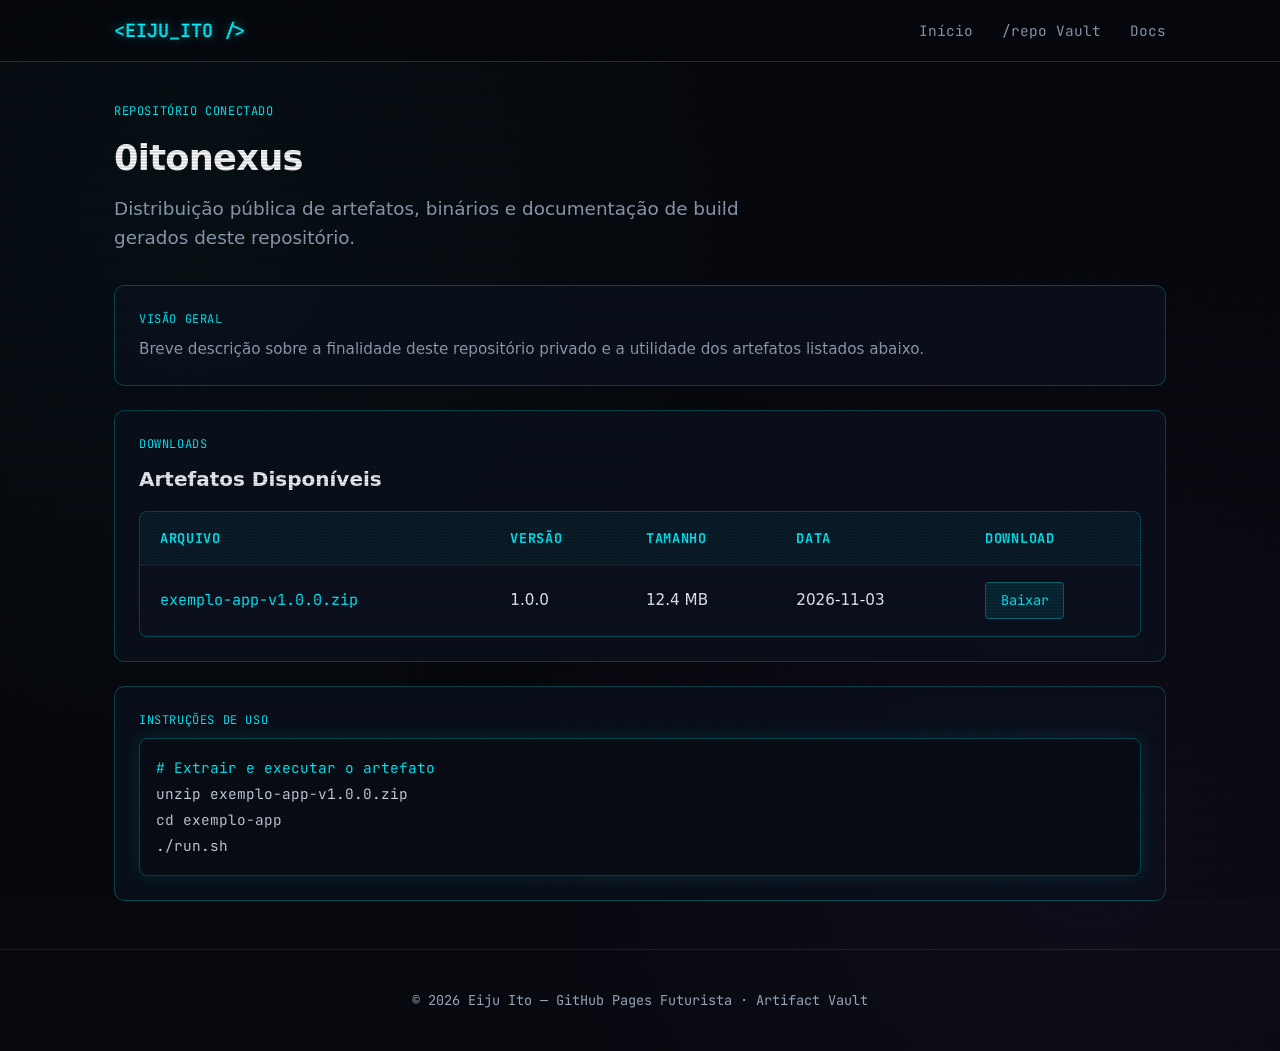
<file: repo/0itonexus/index.html>
<!DOCTYPE html>
<html lang="pt-BR">
<head>
  <meta charset="UTF-8">
  <meta name="viewport" content="width=device-width, initial-scale=1.0">
  <title>Artefatos: 0itonexus | Eiju Ito</title>
  <link rel="preconnect" href="https://fonts.googleapis.com">
  <link rel="preconnect" href="https://fonts.gstatic.com" crossorigin>
  <link href="https://fonts.googleapis.com/css2?family=JetBrains+Mono:wght@400;500;700&family=Plus+Jakarta+Sans:wght@400;600;800&display=swap" rel="stylesheet">
  <link rel="stylesheet" href="../../assets/css/main.css">
</head>
<body>

  <header class="hud-header">
    <div class="container hud-nav">
      <a href="../../index.html" class="logo-hud">
        <span>&lt;EIJU_ITO /&gt;</span>
      </a>
      <div style="display: flex; align-items: center; gap: 1.5rem;">
        <nav class="nav-links">
          <a href="../../index.html">Início</a>
          <a href="../index.html">/repo Vault</a>
          <a href="../../docs/plano-projeto.md">Docs</a>
        </nav>
      </div>
    </div>
  </header>

  <main class="container" style="padding-top: 2.5rem;">
    <div style="margin-bottom: 2rem;">
      <div class="card-tag">Repositório Conectado</div>
      <h1 class="hero-title" style="font-size: 2.2rem;">0itonexus</h1>
      <p class="hero-subtitle">
        Distribuição pública de artefatos, binários e documentação de build gerados deste repositório.
      </p>
    </div>

    <!-- Metadados -->
    <section class="hud-card" style="margin-bottom: 1.5rem;">
      <div class="card-tag">Visão Geral</div>
      <p style="color: var(--text-muted); font-size: 0.95rem;">
        Breve descrição sobre a finalidade deste repositório privado e a utilidade dos artefatos listados abaixo.
      </p>
    </section>

    <!-- Lista de Artefatos -->
    <section class="hud-card" style="margin-bottom: 1.5rem;">
      <div class="card-tag">Downloads</div>
      <h2 style="font-size: 1.25rem; margin-bottom: 1rem;">Artefatos Disponíveis</h2>
      <div class="table-responsive">
        <table>
          <thead>
            <tr>
              <th>Arquivo</th>
              <th>Versão</th>
              <th>Tamanho</th>
              <th>Data</th>
              <th>Download</th>
            </tr>
          </thead>
          <tbody>
            <tr>
              <td><code style="color: var(--cyan-glow); font-family: var(--font-mono);">exemplo-app-v1.0.0.zip</code></td>
              <td>1.0.0</td>
              <td>12.4 MB</td>
              <td>2026-11-03</td>
              <td><a class="btn-download" href="exemplo-app-v1.0.0.zip" download>Baixar</a></td>
            </tr>
          </tbody>
        </table>
      </div>
    </section>

    <!-- Instruções -->
    <section class="hud-card" style="margin-bottom: 3rem;">
      <div class="card-tag">Instruções de Uso</div>
      <div class="terminal-window" style="margin-bottom: 0;">
        <div class="terminal-body" style="padding: 1rem;">
          <p><span class="term-cmd"># Extrair e executar o artefato</span></p>
          <p class="term-output">unzip exemplo-app-v1.0.0.zip</p>
          <p class="term-output">cd exemplo-app</p>
          <p class="term-output">./run.sh</p>
        </div>
      </div>
    </section>
  </main>

  <footer>
    <div class="container">
      <p>&copy; 2026 Eiju Ito — GitHub Pages Futurista &middot; Artifact Vault</p>
    </div>
  </footer>

</body>
</html>
</file>
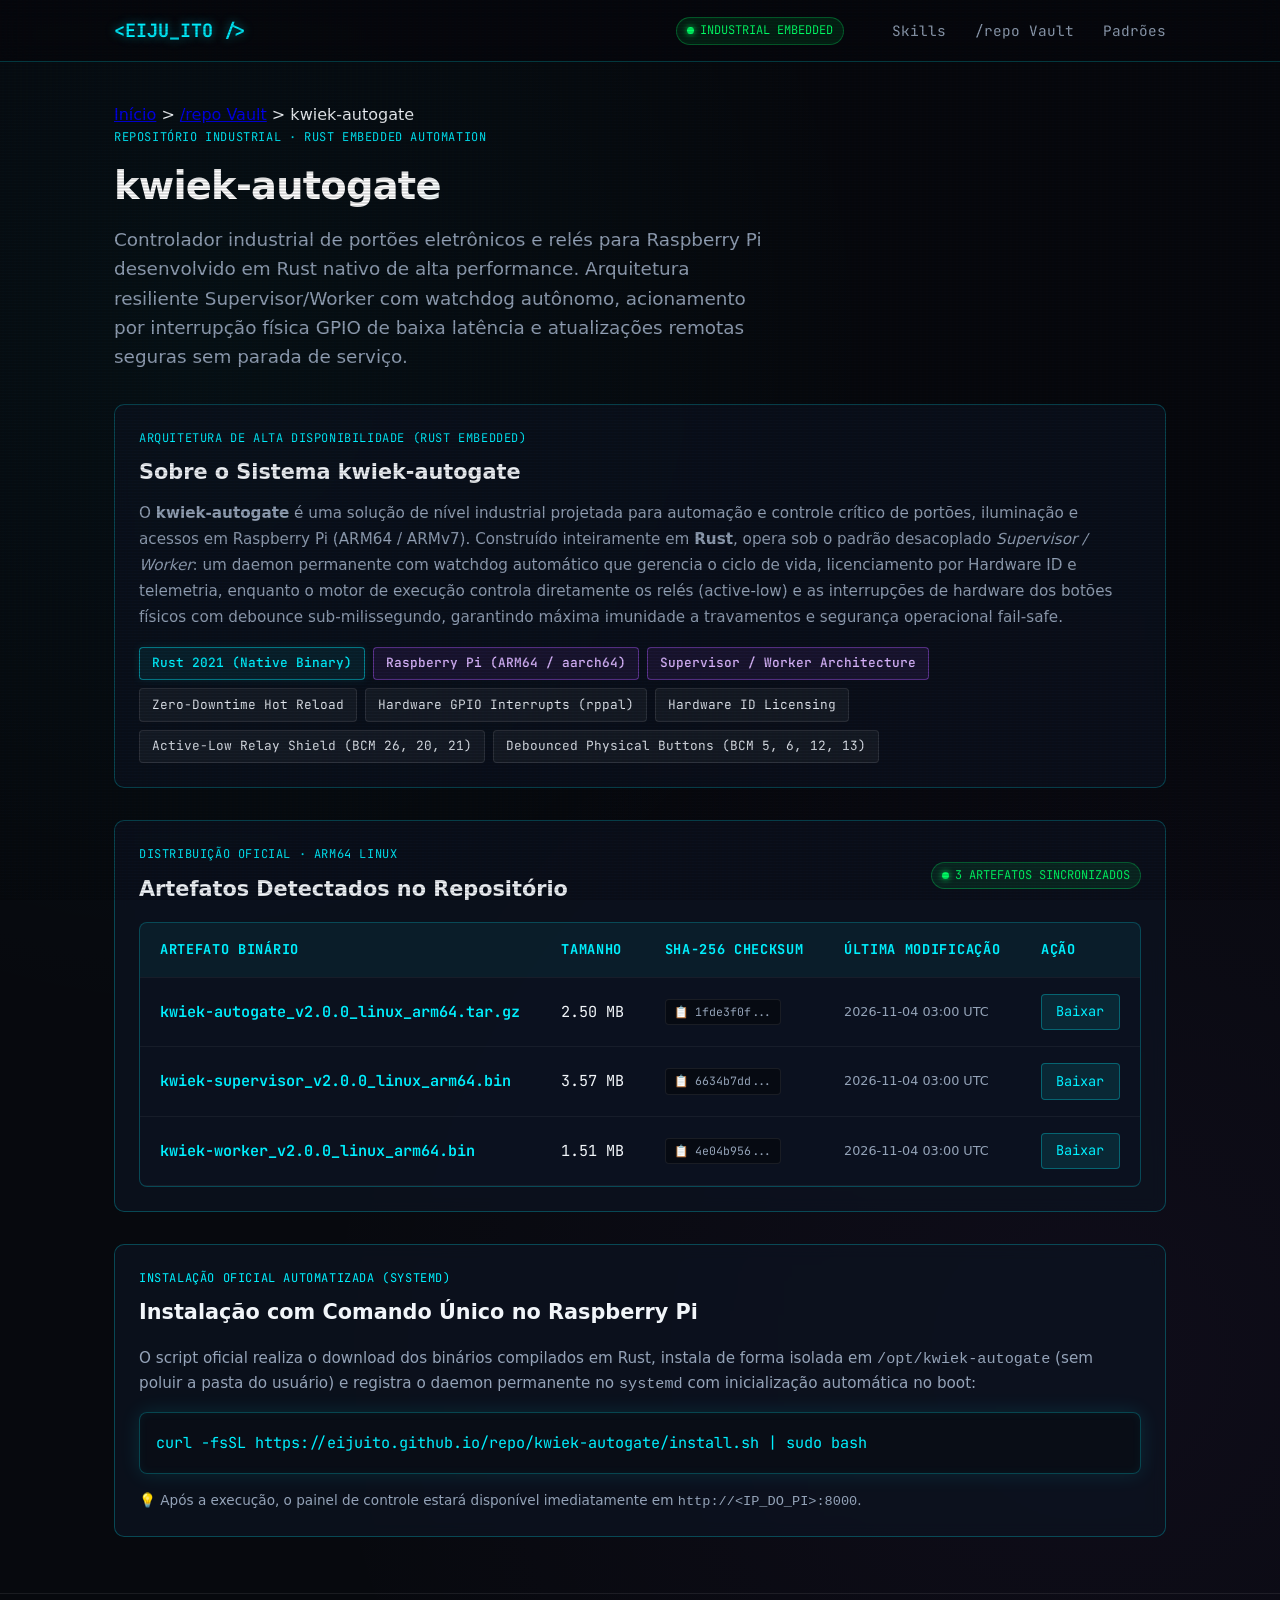
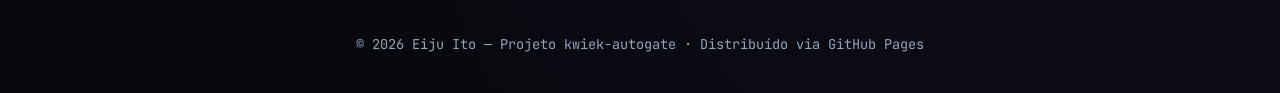
<file: repo/kwiek-autogate/index.html>
<!DOCTYPE html>
<html lang="pt-BR">
<head>
  <meta charset="UTF-8">
  <meta name="viewport" content="width=device-width, initial-scale=1.0">
  <title>Artefatos &amp; Binários: kwiek-autogate | Eiju Ito</title>
  <link rel="preconnect" href="https://fonts.googleapis.com">
  <link rel="preconnect" href="https://fonts.gstatic.com" crossorigin>
  <link href="https://fonts.googleapis.com/css2?family=JetBrains+Mono:wght@400;500;700&family=Plus+Jakarta+Sans:wght@400;600;800&display=swap" rel="stylesheet">
  <link rel="stylesheet" href="../../assets/css/main.css">
  <style>
    .hash-badge {
      font-family: var(--font-mono);
      font-size: 0.72rem;
      color: #94a3b8;
      background: rgba(0, 0, 0, 0.4);
      padding: 0.2rem 0.5rem;
      border-radius: 4px;
      border: 1px solid rgba(255, 255, 255, 0.08);
      cursor: pointer;
      display: inline-flex;
      align-items: center;
      gap: 0.4rem;
      max-width: 220px;
      overflow: hidden;
      text-overflow: ellipsis;
      white-space: nowrap;
    }
    .hash-badge:hover {
      color: var(--cyan-glow);
      border-color: var(--cyan-glow);
    }
  </style>
</head>
<body>

  <!-- HUD Header -->
  <header class="hud-header">
    <div class="container hud-nav">
      <a href="../../index.html" class="logo-hud">
        <span>&lt;EIJU_ITO /&gt;</span>
      </a>
      <div style="display: flex; align-items: center; gap: 1.5rem;">
        <span class="status-badge">
          <span class="status-dot"></span> INDUSTRIAL EMBEDDED
        </span>
        <nav class="nav-links">
          <a href="../../index.html#skills">Skills</a>
          <a href="../index.html">/repo Vault</a>
          <a href="../../docs/melhores-praticas-repositorio-artefatos.md">Padrões</a>
        </nav>
      </div>
    </div>
  </header>

  <main class="container" style="padding-top: 2.5rem;">
    
    <!-- Breadcrumb e Título do Projeto -->
    <div style="margin-bottom: 2rem;">
      <nav class="breadcrumb">
        <a href="../../index.html">Início</a> &gt; 
        <a href="../index.html">/repo Vault</a> &gt; 
        <span>kwiek-autogate</span>
      </nav>
      <div class="card-tag">Repositório Industrial &middot; Rust Embedded Automation</div>
      <h1 class="hero-title" style="font-size: 2.4rem;">kwiek-autogate</h1>
      <p class="hero-subtitle">
        Controlador industrial de portões eletrônicos e relés para Raspberry Pi desenvolvido em Rust nativo de alta performance. Arquitetura resiliente Supervisor/Worker com watchdog autônomo, acionamento por interrupção física GPIO de baixa latência e atualizações remotas seguras sem parada de serviço.
      </p>
    </div>

    <!-- Visão Geral & Especificações -->
    <section class="hud-card" style="margin-bottom: 2rem;">
      <div class="card-tag">Arquitetura de Alta Disponibilidade (Rust Embedded)</div>
      <h2 style="font-size: 1.3rem; margin-bottom: 0.75rem;">Sobre o Sistema kwiek-autogate</h2>
      <p style="color: var(--text-muted); font-size: 0.95rem; line-height: 1.7; margin-bottom: 1rem;">
        O <strong>kwiek-autogate</strong> é uma solução de nível industrial projetada para automação e controle crítico de portões, iluminação e acessos em Raspberry Pi (ARM64 / ARMv7). Construído inteiramente em <strong>Rust</strong>, opera sob o padrão desacoplado <em>Supervisor / Worker</em>: um daemon permanente com watchdog automático que gerencia o ciclo de vida, licenciamento por Hardware ID e telemetria, enquanto o motor de execução controla diretamente os relés (active-low) e as interrupções de hardware dos botões físicos com debounce sub-milissegundo, garantindo máxima imunidade a travamentos e segurança operacional fail-safe.
      </p>

      <div class="badge-cloud">
        <span class="tech-badge lead">Rust 2021 (Native Binary)</span>
        <span class="tech-badge special">Raspberry Pi (ARM64 / aarch64)</span>
        <span class="tech-badge special">Supervisor / Worker Architecture</span>
        <span class="tech-badge">Zero-Downtime Hot Reload</span>
        <span class="tech-badge">Hardware GPIO Interrupts (rppal)</span>
        <span class="tech-badge">Hardware ID Licensing</span>
        <span class="tech-badge">Active-Low Relay Shield (BCM 26, 20, 21)</span>
        <span class="tech-badge">Debounced Physical Buttons (BCM 5, 6, 12, 13)</span>
      </div>
    </section>

    <!-- Tabela Dinâmica de Artefatos Detectados Automaticamente -->
    <section class="hud-card" style="margin-bottom: 2rem;">
      <div style="display: flex; justify-content: space-between; align-items: center; flex-wrap: wrap; gap: 0.5rem; margin-bottom: 1rem;">
        <div>
          <div class="card-tag">Distribuição Oficial &middot; ARM64 Linux</div>
          <h2 style="font-size: 1.3rem;">Artefatos Detectados no Repositório</h2>
        </div>
        <span id="sync-indicator" class="status-badge" style="font-size: 0.75rem;">
          <span class="status-dot"></span> Sincronizando manifesto...
        </span>
      </div>
      
      <div class="table-responsive">
        <table>
          <thead>
            <tr>
              <th>Artefato Binário</th>
              <th>Tamanho</th>
              <th>SHA-256 Checksum</th>
              <th>Última Modificação</th>
              <th>Ação</th>
            </tr>
          </thead>
          <tbody id="artifacts-table-body">
            <!-- Fallback estático caso o JS esteja desativado -->
            <tr>
              <td>
                <code style="color: var(--cyan-glow); font-family: var(--font-mono); font-weight: 600;">kwiek-autogate_v2.0.0_linux_arm64.tar.gz</code>
                <div style="font-size: 0.75rem; color: var(--green-glow);">[PACOTE COMPLETO] Bundle com Supervisor, Worker e Scripts systemd</div>
              </td>
              <td style="font-family: var(--font-mono);">2.50 MB</td>
              <td><span class="hash-badge" title="1fde3f0f50d05733bc35b2e7050e76bf283b279921e784cfa36ddaec1d92217f" onclick="copyHash('1fde3f0f50d05733bc35b2e7050e76bf283b279921e784cfa36ddaec1d92217f', this)">📋 1fde3f0f...</span></td>
              <td style="font-size: 0.8rem; color: var(--text-muted);">2026-11-04 03:00 UTC</td>
              <td><a class="btn-download" href="kwiek-autogate_v2.0.0_linux_arm64.tar.gz" download>Baixar</a></td>
            </tr>
            <tr>
              <td>
                <code style="color: var(--cyan-glow); font-family: var(--font-mono); font-weight: 600;">kwiek-supervisor_v2.0.0_linux_arm64.bin</code>
                <div style="font-size: 0.75rem; color: var(--text-muted);">Daemon Supervisor: Watchdog, licenciamento e hot-reload</div>
              </td>
              <td style="font-family: var(--font-mono);">3.57 MB</td>
              <td><span class="hash-badge" title="6634b7dd6a4948f5d10551518b5b1d2e704f0b55249753a1baeb4bd919b030c3" onclick="copyHash('6634b7dd6a4948f5d10551518b5b1d2e704f0b55249753a1baeb4bd919b030c3', this)">📋 6634b7dd...</span></td>
              <td style="font-size: 0.8rem; color: var(--text-muted);">2026-11-04 03:00 UTC</td>
              <td><a class="btn-download" href="kwiek-supervisor_v2.0.0_linux_arm64.bin" download>Baixar</a></td>
            </tr>
            <tr>
              <td>
                <code style="color: var(--cyan-glow); font-family: var(--font-mono); font-weight: 600;">kwiek-worker_v2.0.0_linux_arm64.bin</code>
                <div style="font-size: 0.75rem; color: var(--text-muted);">Executável Worker: Controle direto de GPIO e relés</div>
              </td>
              <td style="font-family: var(--font-mono);">1.51 MB</td>
              <td><span class="hash-badge" title="4e04b956b142dd150a90faf309c01ab0be34c8ae291b5f2a1027b277107d49ca" onclick="copyHash('4e04b956b142dd150a90faf309c01ab0be34c8ae291b5f2a1027b277107d49ca', this)">📋 4e04b956...</span></td>
              <td style="font-size: 0.8rem; color: var(--text-muted);">2026-11-04 03:00 UTC</td>
              <td><a class="btn-download" href="kwiek-worker_v2.0.0_linux_arm64.bin" download>Baixar</a></td>
            </tr>
          </tbody>
        </table>
      </div>
    </section>

    <!-- Instruções de Deploy e Instalação no Raspberry Pi -->
    <section class="hud-card" style="margin-bottom: 3.5rem;">
      <div class="card-tag">Instalação Oficial Automatizada (systemd)</div>
      <h2 style="font-size: 1.3rem; margin-bottom: 1rem;">Instalação com Comando Único no Raspberry Pi</h2>
      
      <p style="color: var(--text-muted); font-size: 0.95rem; line-height: 1.6; margin-bottom: 1rem;">
        O script oficial realiza o download dos binários compilados em Rust, instala de forma isolada em <code>/opt/kwiek-autogate</code> (sem poluir a pasta do usuário) e registra o daemon permanente no <code>systemd</code> com inicialização automática no boot:
      </p>
      <div class="terminal-window" style="margin-bottom: 1rem;">
        <div class="terminal-body" style="padding: 1rem;">
          <p class="term-output" style="color: var(--cyan-glow); font-family: var(--font-mono); font-size: 0.95rem; word-break: break-all;">
            curl -fsSL https://eijuito.github.io/repo/kwiek-autogate/install.sh | sudo bash
          </p>
        </div>
      </div>
      <div style="font-size: 0.85rem; color: var(--text-muted); margin-top: 0.75rem;">
        💡 Após a execução, o painel de controle estará disponível imediatamente em <code>http://&lt;IP_DO_PI&gt;:8000</code>.
      </div>
    </section>

  </main>

  <footer>
    <div class="container">
      <p>&copy; 2026 Eiju Ito — Projeto kwiek-autogate &middot; Distribuído via GitHub Pages</p>
    </div>
  </footer>

  <script>
    function copyHash(hash, btn) {
      navigator.clipboard.writeText(hash).then(() => {
        const originalText = btn.innerText;
        btn.innerText = "COPIADO!";
        btn.style.color = "var(--green-glow)";
        setTimeout(() => {
          btn.innerText = originalText;
          btn.style.color = "";
        }, 1500);
      });
    }

    // Leitura dinâmica do manifest.json gerado automaticamente
    async function loadArtifactsDynamically() {
      try {
        const response = await fetch('../manifest.json');
        if (!response.ok) return;
        const data = await response.json();
        
        const myRepo = data.repositories.find(r => r.name === 'kwiek-autogate');
        if (!myRepo || !myRepo.artifacts || myRepo.artifacts.length === 0) return;

        const tbody = document.getElementById('artifacts-table-body');
        tbody.innerHTML = '';

        myRepo.artifacts.forEach(artifact => {
          const tr = document.createElement('tr');
          const shortHash = artifact.sha256 ? artifact.sha256.substring(0, 8) + '...' : 'N/A';
          
          tr.innerHTML = `
            <td>
              <code style="color: var(--cyan-glow); font-family: var(--font-mono); font-weight: 600;">${artifact.filename}</code>
            </td>
            <td style="font-family: var(--font-mono);">${artifact.size_human}</td>
            <td>
              <span class="hash-badge" title="Clique para copiar: ${artifact.sha256}" onclick="copyHash('${artifact.sha256}', this)">
                📋 ${shortHash}
              </span>
            </td>
            <td style="font-size: 0.8rem; color: var(--text-muted);">${artifact.last_modified}</td>
            <td>
              <a class="btn-download" href="${artifact.filename}" download>Baixar</a>
            </td>
          `;
          tbody.appendChild(tr);
        });

        const indicator = document.getElementById('sync-indicator');
        if (indicator) {
          indicator.innerHTML = `<span class="status-dot"></span> ${myRepo.artifacts.length} ARTEFATOS SINCRONIZADOS`;
        }
      } catch (e) {
        console.log("Utilizando lista estática de fallback:", e);
      }
    }

    loadArtifactsDynamically();
  </script>

</body>
</html>
</file>
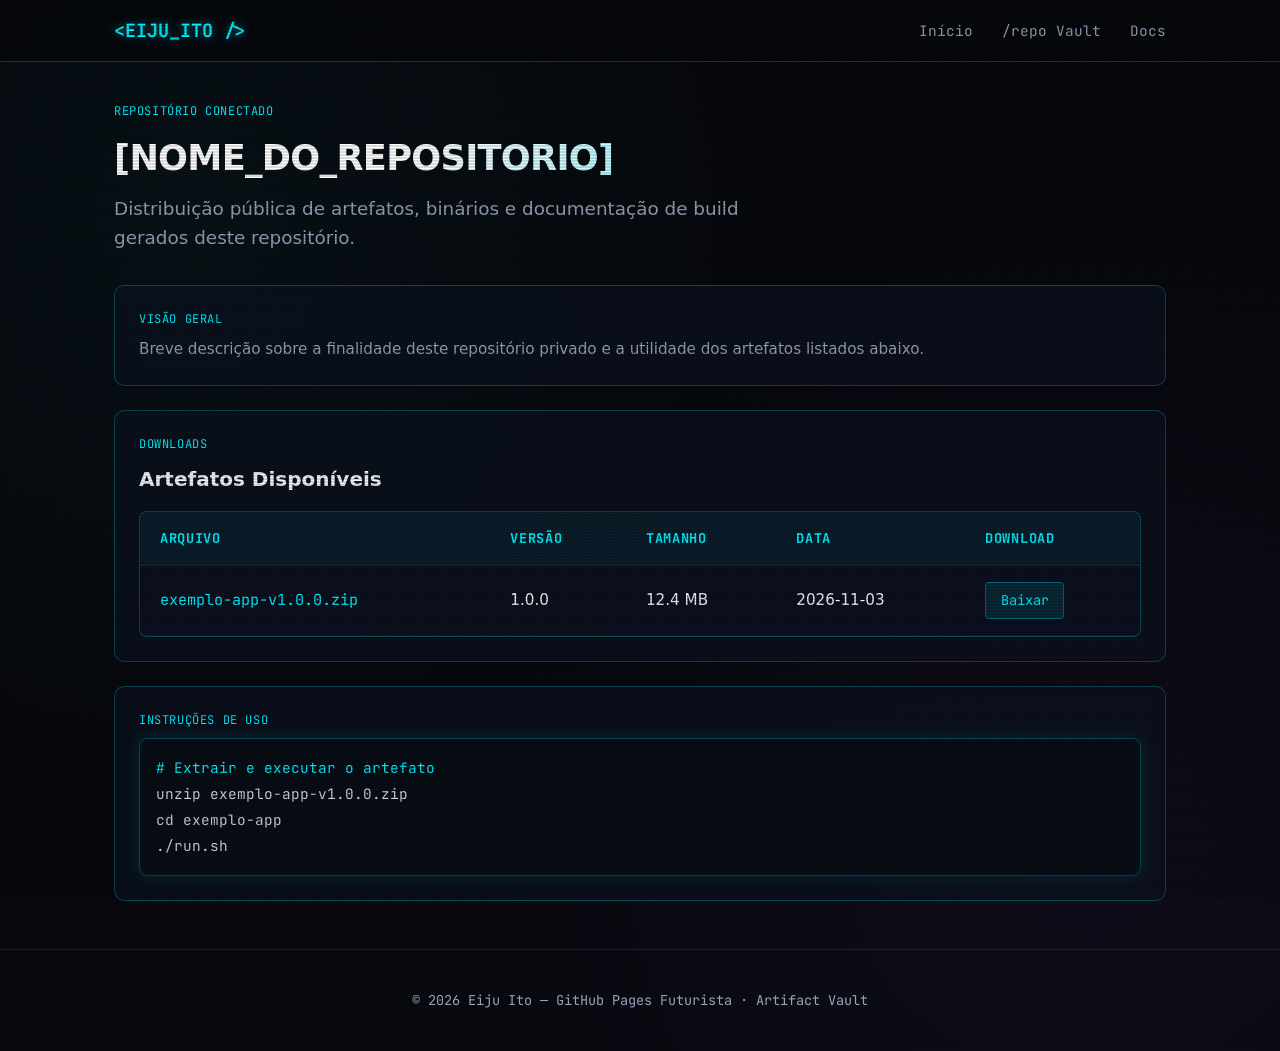
<file: repo/template-repo/index.html>
<!DOCTYPE html>
<html lang="pt-BR">
<head>
  <meta charset="UTF-8">
  <meta name="viewport" content="width=device-width, initial-scale=1.0">
  <title>Artefatos: [NOME_DO_REPOSITORIO] | Eiju Ito</title>
  <link rel="preconnect" href="https://fonts.googleapis.com">
  <link rel="preconnect" href="https://fonts.gstatic.com" crossorigin>
  <link href="https://fonts.googleapis.com/css2?family=JetBrains+Mono:wght@400;500;700&family=Plus+Jakarta+Sans:wght@400;600;800&display=swap" rel="stylesheet">
  <link rel="stylesheet" href="../../assets/css/main.css">
</head>
<body>

  <header class="hud-header">
    <div class="container hud-nav">
      <a href="../../index.html" class="logo-hud">
        <span>&lt;EIJU_ITO /&gt;</span>
      </a>
      <div style="display: flex; align-items: center; gap: 1.5rem;">
        <nav class="nav-links">
          <a href="../../index.html">Início</a>
          <a href="../index.html">/repo Vault</a>
          <a href="../../docs/plano-projeto.md">Docs</a>
        </nav>
      </div>
    </div>
  </header>

  <main class="container" style="padding-top: 2.5rem;">
    <div style="margin-bottom: 2rem;">
      <div class="card-tag">Repositório Conectado</div>
      <h1 class="hero-title" style="font-size: 2.2rem;">[NOME_DO_REPOSITORIO]</h1>
      <p class="hero-subtitle">
        Distribuição pública de artefatos, binários e documentação de build gerados deste repositório.
      </p>
    </div>

    <!-- Metadados -->
    <section class="hud-card" style="margin-bottom: 1.5rem;">
      <div class="card-tag">Visão Geral</div>
      <p style="color: var(--text-muted); font-size: 0.95rem;">
        Breve descrição sobre a finalidade deste repositório privado e a utilidade dos artefatos listados abaixo.
      </p>
    </section>

    <!-- Lista de Artefatos -->
    <section class="hud-card" style="margin-bottom: 1.5rem;">
      <div class="card-tag">Downloads</div>
      <h2 style="font-size: 1.25rem; margin-bottom: 1rem;">Artefatos Disponíveis</h2>
      <div class="table-responsive">
        <table>
          <thead>
            <tr>
              <th>Arquivo</th>
              <th>Versão</th>
              <th>Tamanho</th>
              <th>Data</th>
              <th>Download</th>
            </tr>
          </thead>
          <tbody>
            <tr>
              <td><code style="color: var(--cyan-glow); font-family: var(--font-mono);">exemplo-app-v1.0.0.zip</code></td>
              <td>1.0.0</td>
              <td>12.4 MB</td>
              <td>2026-11-03</td>
              <td><a class="btn-download" href="exemplo-app-v1.0.0.zip" download>Baixar</a></td>
            </tr>
          </tbody>
        </table>
      </div>
    </section>

    <!-- Instruções -->
    <section class="hud-card" style="margin-bottom: 3rem;">
      <div class="card-tag">Instruções de Uso</div>
      <div class="terminal-window" style="margin-bottom: 0;">
        <div class="terminal-body" style="padding: 1rem;">
          <p><span class="term-cmd"># Extrair e executar o artefato</span></p>
          <p class="term-output">unzip exemplo-app-v1.0.0.zip</p>
          <p class="term-output">cd exemplo-app</p>
          <p class="term-output">./run.sh</p>
        </div>
      </div>
    </section>
  </main>

  <footer>
    <div class="container">
      <p>&copy; 2026 Eiju Ito — GitHub Pages Futurista &middot; Artifact Vault</p>
    </div>
  </footer>

</body>
</html>
</file>
<file: assets/css/main.css>
/* ==========================================================================
   Cyberpunk / Sci-Fi HUD Theme - eijuito.github.io
   ========================================================================== */

:root {
  --bg-dark: #07090e;
  --bg-card: rgba(13, 19, 33, 0.75);
  --bg-card-hover: rgba(20, 29, 50, 0.9);
  --border-neon: rgba(0, 240, 255, 0.25);
  --border-neon-bright: #00f0ff;
  --cyan-glow: #00f0ff;
  --purple-glow: #a855f7;
  --green-glow: #00ff66;
  --text-main: #f1f5f9;
  --text-muted: #94a3b8;
  --font-mono: 'JetBrains Mono', 'Fira Code', Consolas, Monaco, monospace;
  --font-sans: system-ui, -apple-system, BlinkMacSystemFont, 'Segoe UI', Roboto, sans-serif;
}

* {
  box-sizing: border-box;
  margin: 0;
  padding: 0;
}

body {
  background-color: var(--bg-dark);
  color: var(--text-main);
  font-family: var(--font-sans);
  line-height: 1.6;
  position: relative;
  overflow-x: hidden;
  background-image: 
    radial-gradient(circle at 15% 20%, rgba(0, 240, 255, 0.04) 0%, transparent 40%),
    radial-gradient(circle at 85% 80%, rgba(168, 85, 247, 0.05) 0%, transparent 45%);
}

/* Efeito de scanline sutil */
body::before {
  content: " ";
  display: block;
  position: fixed;
  top: 0; left: 0; bottom: 0; right: 0;
  background: linear-gradient(rgba(18, 16, 16, 0) 50%, rgba(0, 0, 0, 0.2) 50%), linear-gradient(90deg, rgba(255, 0, 0, 0.01), rgba(0, 255, 0, 0.005), rgba(0, 0, 255, 0.01));
  z-index: 100;
  background-size: 100% 3px, 6px 100%;
  pointer-events: none;
  opacity: 0.7;
}

.container {
  width: 100%;
  max-width: 1100px;
  margin: 0 auto;
  padding: 0 1.5rem;
  position: relative;
  z-index: 2;
}

/* HUD Top Header */
.hud-header {
  border-bottom: 1px solid var(--border-neon);
  background: rgba(7, 9, 14, 0.85);
  backdrop-filter: blur(12px);
  position: sticky;
  top: 0;
  z-index: 50;
  padding: 1rem 0;
}

.hud-nav {
  display: flex;
  justify-content: space-between;
  align-items: center;
}

.logo-hud {
  font-family: var(--font-mono);
  font-weight: 700;
  font-size: 1.15rem;
  color: var(--cyan-glow);
  text-shadow: 0 0 10px rgba(0, 240, 255, 0.5);
  text-decoration: none;
  display: flex;
  align-items: center;
  gap: 0.5rem;
}

.status-badge {
  display: inline-flex;
  align-items: center;
  gap: 0.4rem;
  font-size: 0.75rem;
  font-family: var(--font-mono);
  color: var(--green-glow);
  background: rgba(0, 255, 102, 0.1);
  padding: 0.2rem 0.6rem;
  border-radius: 9999px;
  border: 1px solid rgba(0, 255, 102, 0.3);
}

.status-dot {
  width: 7px;
  height: 7px;
  background-color: var(--green-glow);
  border-radius: 50%;
  box-shadow: 0 0 6px var(--green-glow);
  animation: pulse 2s infinite;
}

@keyframes pulse {
  0%, 100% { opacity: 1; transform: scale(1); }
  50% { opacity: 0.4; transform: scale(0.9); }
}

.nav-links a {
  color: var(--text-muted);
  text-decoration: none;
  font-family: var(--font-mono);
  font-size: 0.9rem;
  margin-left: 1.5rem;
  transition: all 0.2s ease;
}

.nav-links a:hover, .nav-links a.active {
  color: var(--cyan-glow);
  text-shadow: 0 0 8px rgba(0, 240, 255, 0.6);
}

/* Hero & Terminal Section */
.hero {
  padding: 3.5rem 0 2rem;
}

.hero-title {
  font-size: 2.8rem;
  font-weight: 800;
  letter-spacing: -0.02em;
  background: linear-gradient(135deg, #ffffff 30%, var(--cyan-glow) 100%);
  -webkit-background-clip: text;
  -webkit-text-fill-color: transparent;
  margin-bottom: 0.5rem;
}

.hero-subtitle {
  color: var(--text-muted);
  font-size: 1.15rem;
  margin-bottom: 2rem;
  max-width: 650px;
}

/* Terminal Console Box */
.terminal-window {
  background: rgba(10, 14, 23, 0.95);
  border: 1px solid var(--border-neon);
  border-radius: 8px;
  box-shadow: 0 0 20px rgba(0, 240, 255, 0.12), inset 0 0 10px rgba(0, 240, 255, 0.05);
  overflow: hidden;
  margin-bottom: 3rem;
  font-family: var(--font-mono);
}

.terminal-header {
  background: #0d131f;
  padding: 0.5rem 1rem;
  display: flex;
  align-items: center;
  border-bottom: 1px solid rgba(0, 240, 255, 0.15);
}

.terminal-dots {
  display: flex;
  gap: 6px;
}

.dot {
  width: 10px;
  height: 10px;
  border-radius: 50%;
}
.dot.red { background: #ff5f56; }
.dot.yellow { background: #ffbd2e; }
.dot.green { background: #27c93f; }

.terminal-title {
  color: var(--text-muted);
  font-size: 0.8rem;
  margin-left: 1rem;
}

.terminal-body {
  padding: 1.25rem 1.5rem;
  font-size: 0.9rem;
  line-height: 1.8;
}

.term-cmd { color: var(--cyan-glow); }
.term-success { color: var(--green-glow); }
.term-output { color: #cbd5e1; }
.term-highlight { color: var(--purple-glow); font-weight: 600; }

/* HUD Matrix Grid (Skills / Stacks) */
.section-title {
  font-size: 1.6rem;
  font-weight: 700;
  margin-bottom: 1.5rem;
  display: flex;
  align-items: center;
  gap: 0.75rem;
  font-family: var(--font-mono);
  color: #fff;
}

.section-title::before {
  content: "//";
  color: var(--cyan-glow);
  text-shadow: 0 0 8px var(--cyan-glow);
}

.skills-matrix {
  display: grid;
  grid-template-columns: repeat(auto-fit, minmax(320px, 1fr));
  gap: 1.5rem;
  margin-bottom: 3.5rem;
}

.hud-card {
  background: var(--bg-card);
  border: 1px solid var(--border-neon);
  border-radius: 10px;
  padding: 1.5rem;
  backdrop-filter: blur(8px);
  position: relative;
  transition: all 0.3s cubic-bezier(0.16, 1, 0.3, 1);
}

.hud-card::after {
  content: '';
  position: absolute;
  top: 0; left: 0;
  width: 100%; height: 2px;
  background: linear-gradient(90deg, transparent, var(--cyan-glow), transparent);
  opacity: 0;
  transition: opacity 0.3s;
}

.hud-card:hover {
  transform: translateY(-4px);
  border-color: var(--cyan-glow);
  box-shadow: 0 6px 25px rgba(0, 240, 255, 0.15);
  background: var(--bg-card-hover);
}

.hud-card:hover::after {
  opacity: 1;
}

.card-tag {
  font-family: var(--font-mono);
  font-size: 0.75rem;
  letter-spacing: 0.05em;
  color: var(--cyan-glow);
  margin-bottom: 0.5rem;
  text-transform: uppercase;
}

.hud-card h3 {
  font-size: 1.25rem;
  margin-bottom: 1rem;
  color: #ffffff;
}

.badge-cloud {
  display: flex;
  flex-wrap: wrap;
  gap: 0.5rem;
  margin-top: 1rem;
}

.tech-badge {
  font-family: var(--font-mono);
  font-size: 0.8rem;
  background: rgba(255, 255, 255, 0.05);
  border: 1px solid rgba(255, 255, 255, 0.1);
  padding: 0.35rem 0.75rem;
  border-radius: 4px;
  color: #e2e8f0;
  transition: all 0.2s;
}

.tech-badge.lead {
  border-color: rgba(0, 240, 255, 0.5);
  background: rgba(0, 240, 255, 0.08);
  color: var(--cyan-glow);
  font-weight: 600;
  box-shadow: 0 0 10px rgba(0, 240, 255, 0.1);
}

.tech-badge.special {
  border-color: rgba(168, 85, 247, 0.5);
  background: rgba(168, 85, 247, 0.1);
  color: #d8b4fe;
  font-weight: 600;
}

.hud-card:hover .tech-badge:hover {
  background: rgba(0, 240, 255, 0.18);
  border-color: var(--cyan-glow);
  color: #fff;
}

/* Vault / Repositories Banner */
.vault-banner {
  background: linear-gradient(135deg, rgba(13, 19, 33, 0.8) 0%, rgba(26, 16, 40, 0.8) 100%);
  border: 1px solid rgba(168, 85, 247, 0.3);
  border-radius: 10px;
  padding: 2rem;
  margin-bottom: 3.5rem;
  display: flex;
  justify-content: space-between;
  align-items: center;
  flex-wrap: wrap;
  gap: 1.5rem;
}

.vault-info h3 {
  font-size: 1.4rem;
  color: #fff;
  margin-bottom: 0.5rem;
}

.vault-info p {
  color: var(--text-muted);
  max-width: 600px;
}

.btn-cyber {
  display: inline-flex;
  align-items: center;
  gap: 0.6rem;
  font-family: var(--font-mono);
  font-size: 0.9rem;
  font-weight: 600;
  color: #07090e;
  background: var(--cyan-glow);
  padding: 0.75rem 1.5rem;
  border-radius: 6px;
  text-decoration: none;
  box-shadow: 0 0 15px rgba(0, 240, 255, 0.4);
  transition: all 0.25s ease;
}

.btn-cyber:hover {
  background: #ffffff;
  box-shadow: 0 0 25px rgba(0, 240, 255, 0.8);
  transform: translateY(-2px);
}

/* Table styling for repo view */
.table-responsive {
  overflow-x: auto;
  border: 1px solid var(--border-neon);
  border-radius: 8px;
  background: var(--bg-card);
}

table {
  width: 100%;
  border-collapse: collapse;
}

th, td {
  padding: 1rem 1.25rem;
  text-align: left;
  border-bottom: 1px solid rgba(255, 255, 255, 0.05);
}

th {
  background: rgba(0, 240, 255, 0.05);
  font-family: var(--font-mono);
  font-size: 0.85rem;
  color: var(--cyan-glow);
  text-transform: uppercase;
  letter-spacing: 0.05em;
}

td {
  font-size: 0.95rem;
}

.btn-download {
  display: inline-block;
  background: rgba(0, 240, 255, 0.1);
  color: var(--cyan-glow);
  border: 1px solid rgba(0, 240, 255, 0.3);
  padding: 0.4rem 0.9rem;
  border-radius: 4px;
  text-decoration: none;
  font-family: var(--font-mono);
  font-size: 0.85rem;
  transition: all 0.2s;
}

.btn-download:hover {
  background: var(--cyan-glow);
  color: #000;
  box-shadow: 0 0 12px rgba(0, 240, 255, 0.5);
}

/* Footer */
footer {
  border-top: 1px solid rgba(255, 255, 255, 0.08);
  padding: 2.5rem 0;
  text-align: center;
  font-family: var(--font-mono);
  font-size: 0.85rem;
  color: var(--text-muted);
}
</file>
